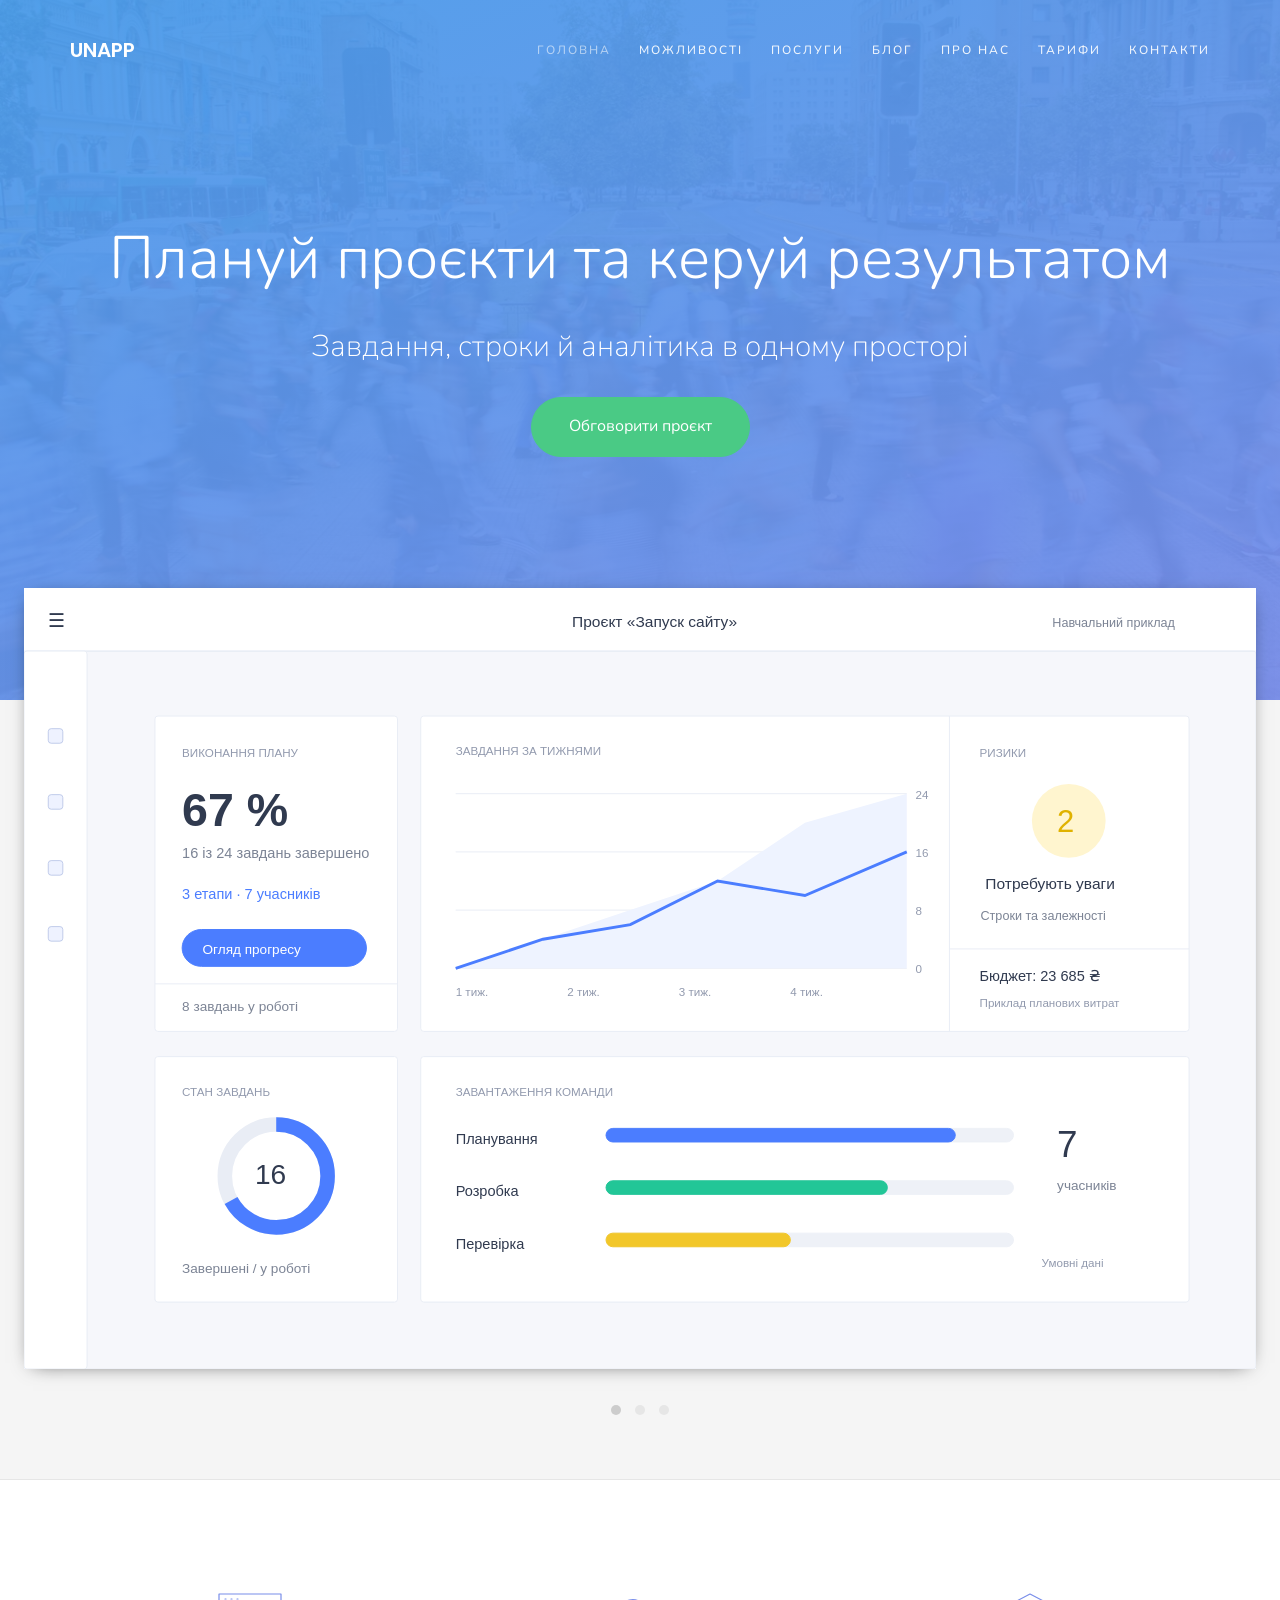
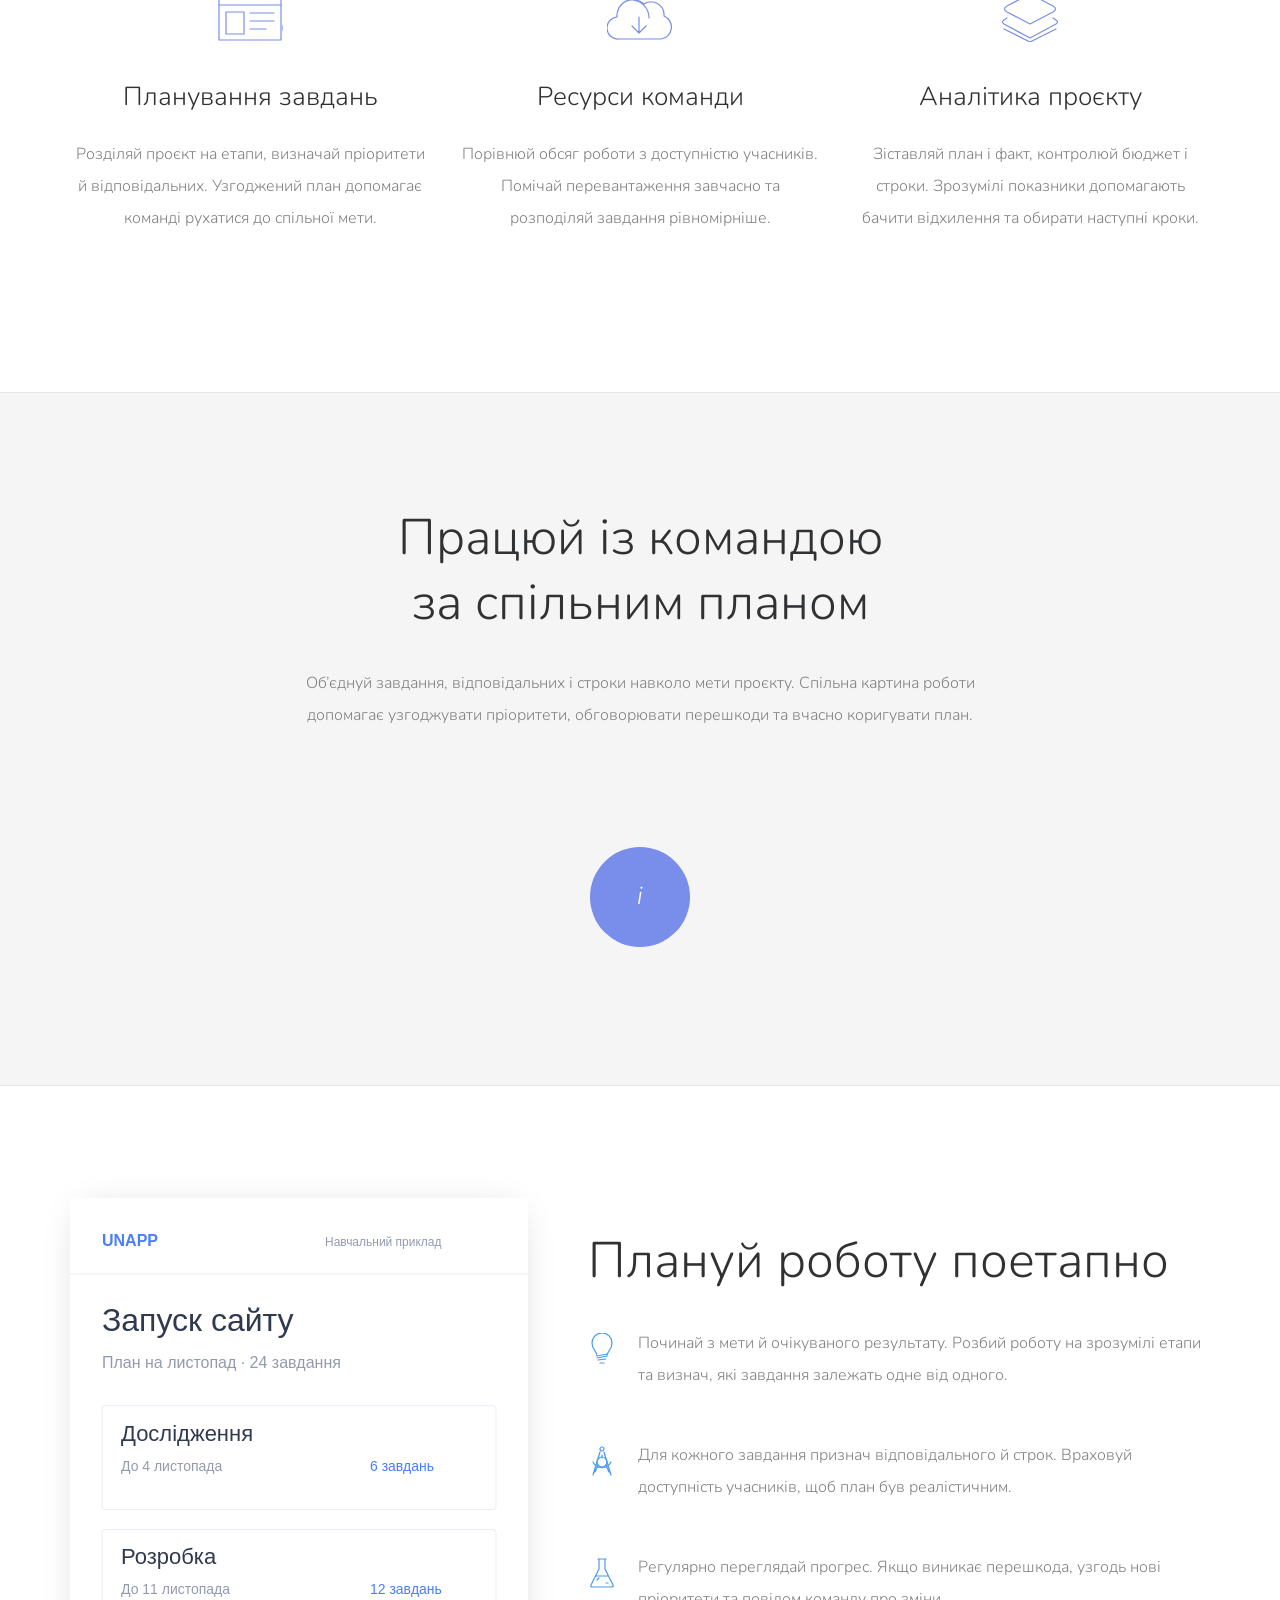
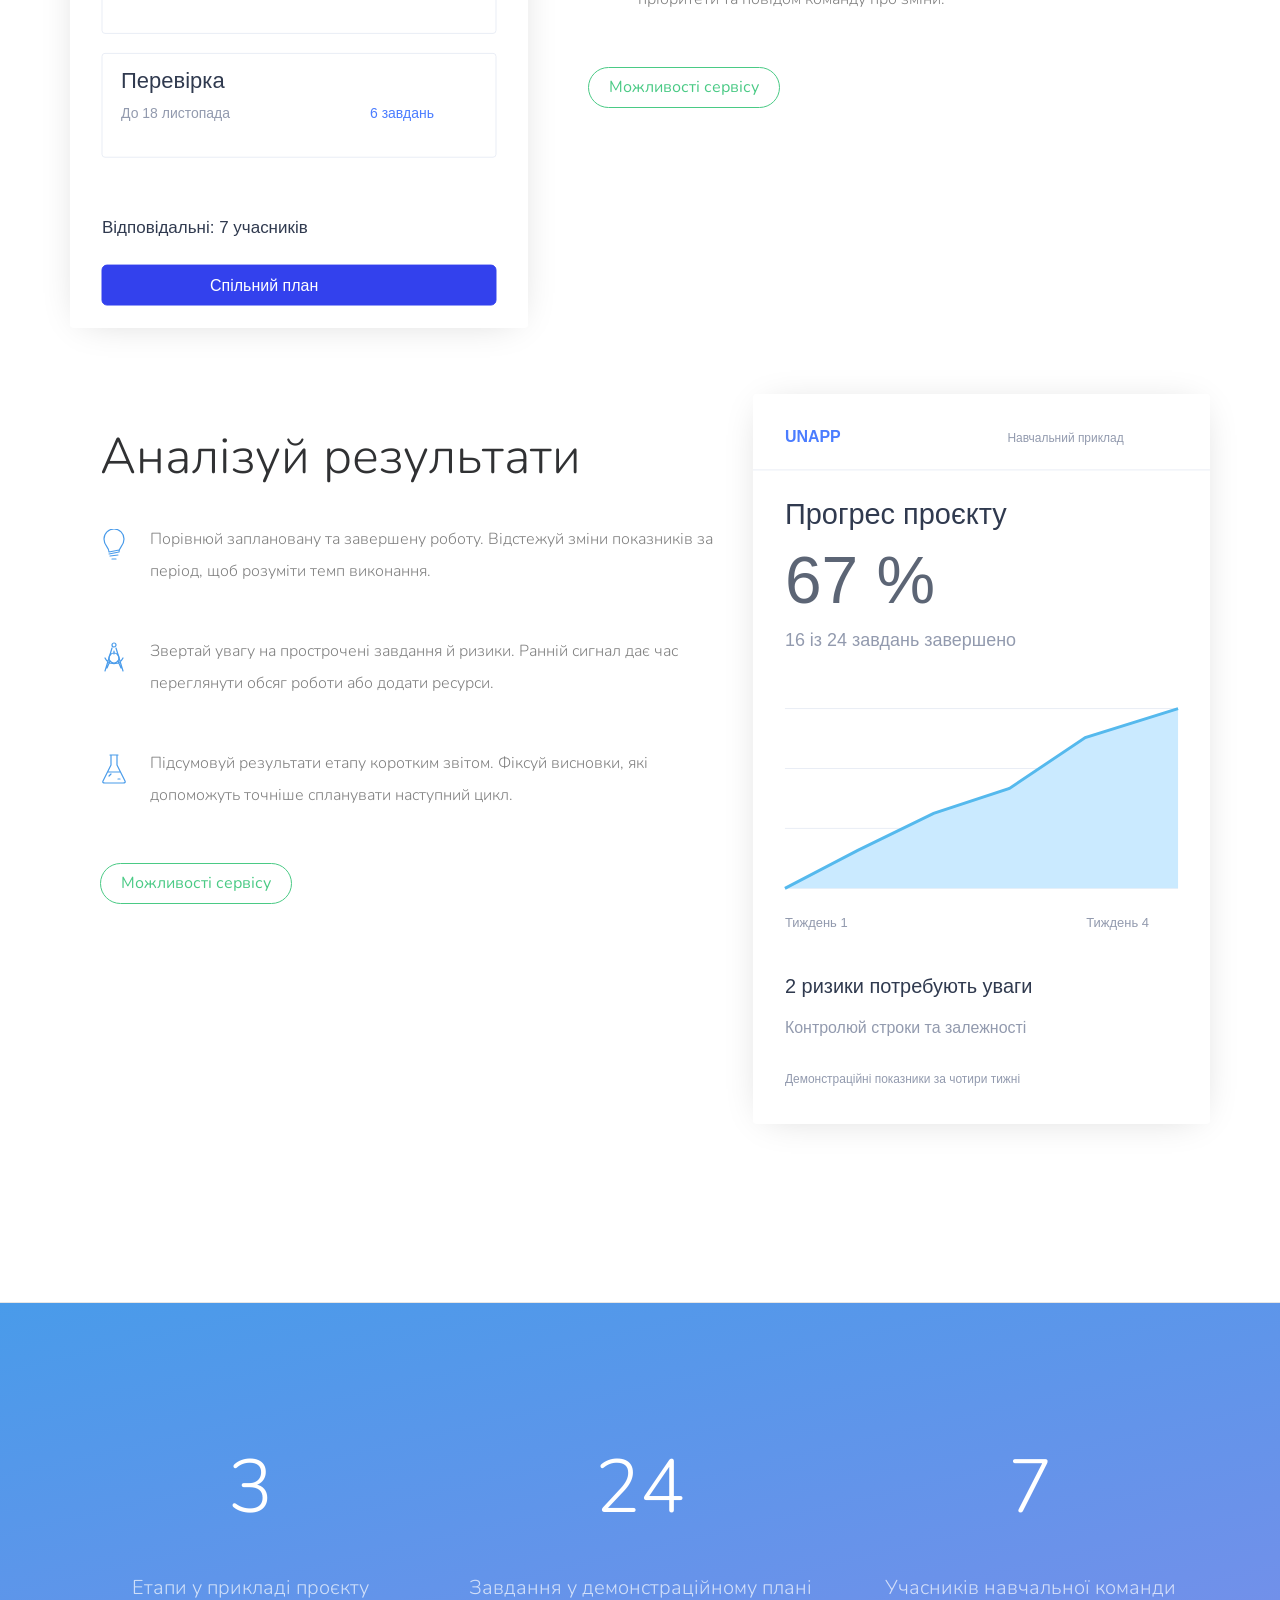
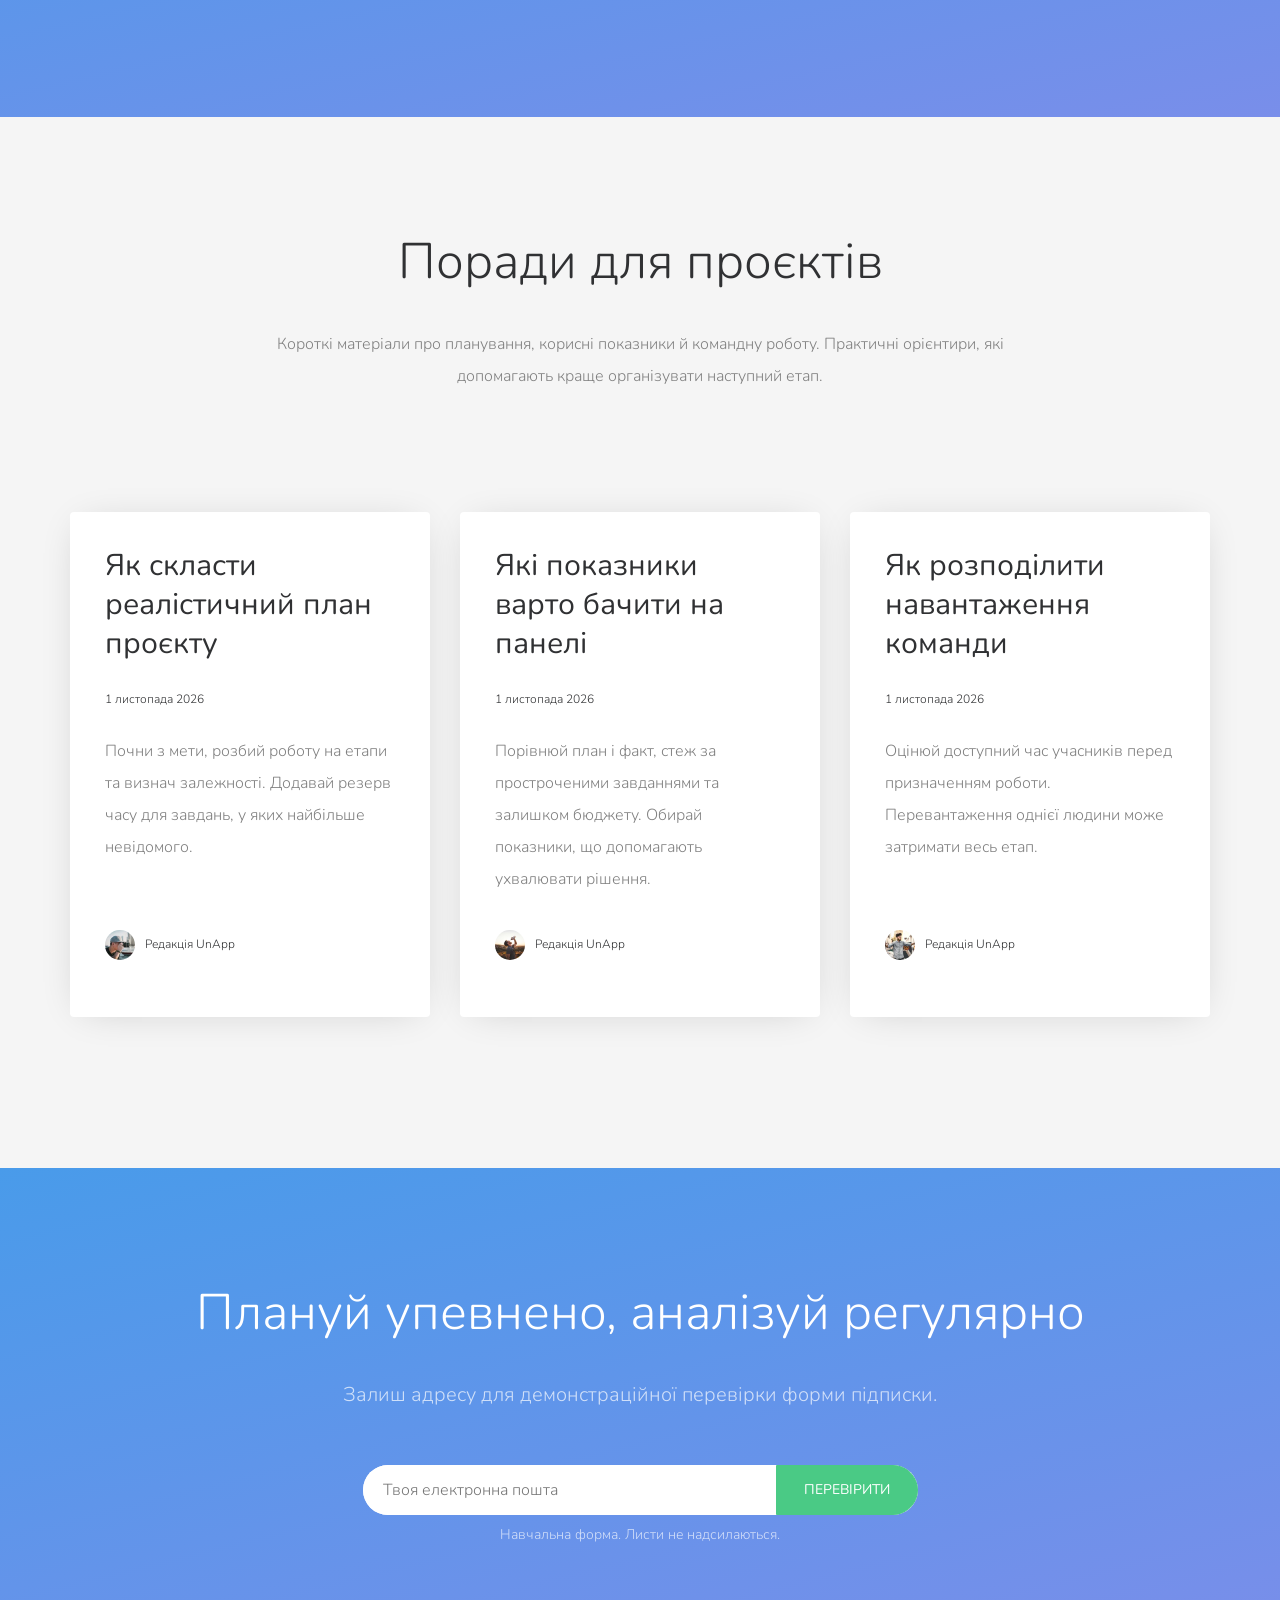
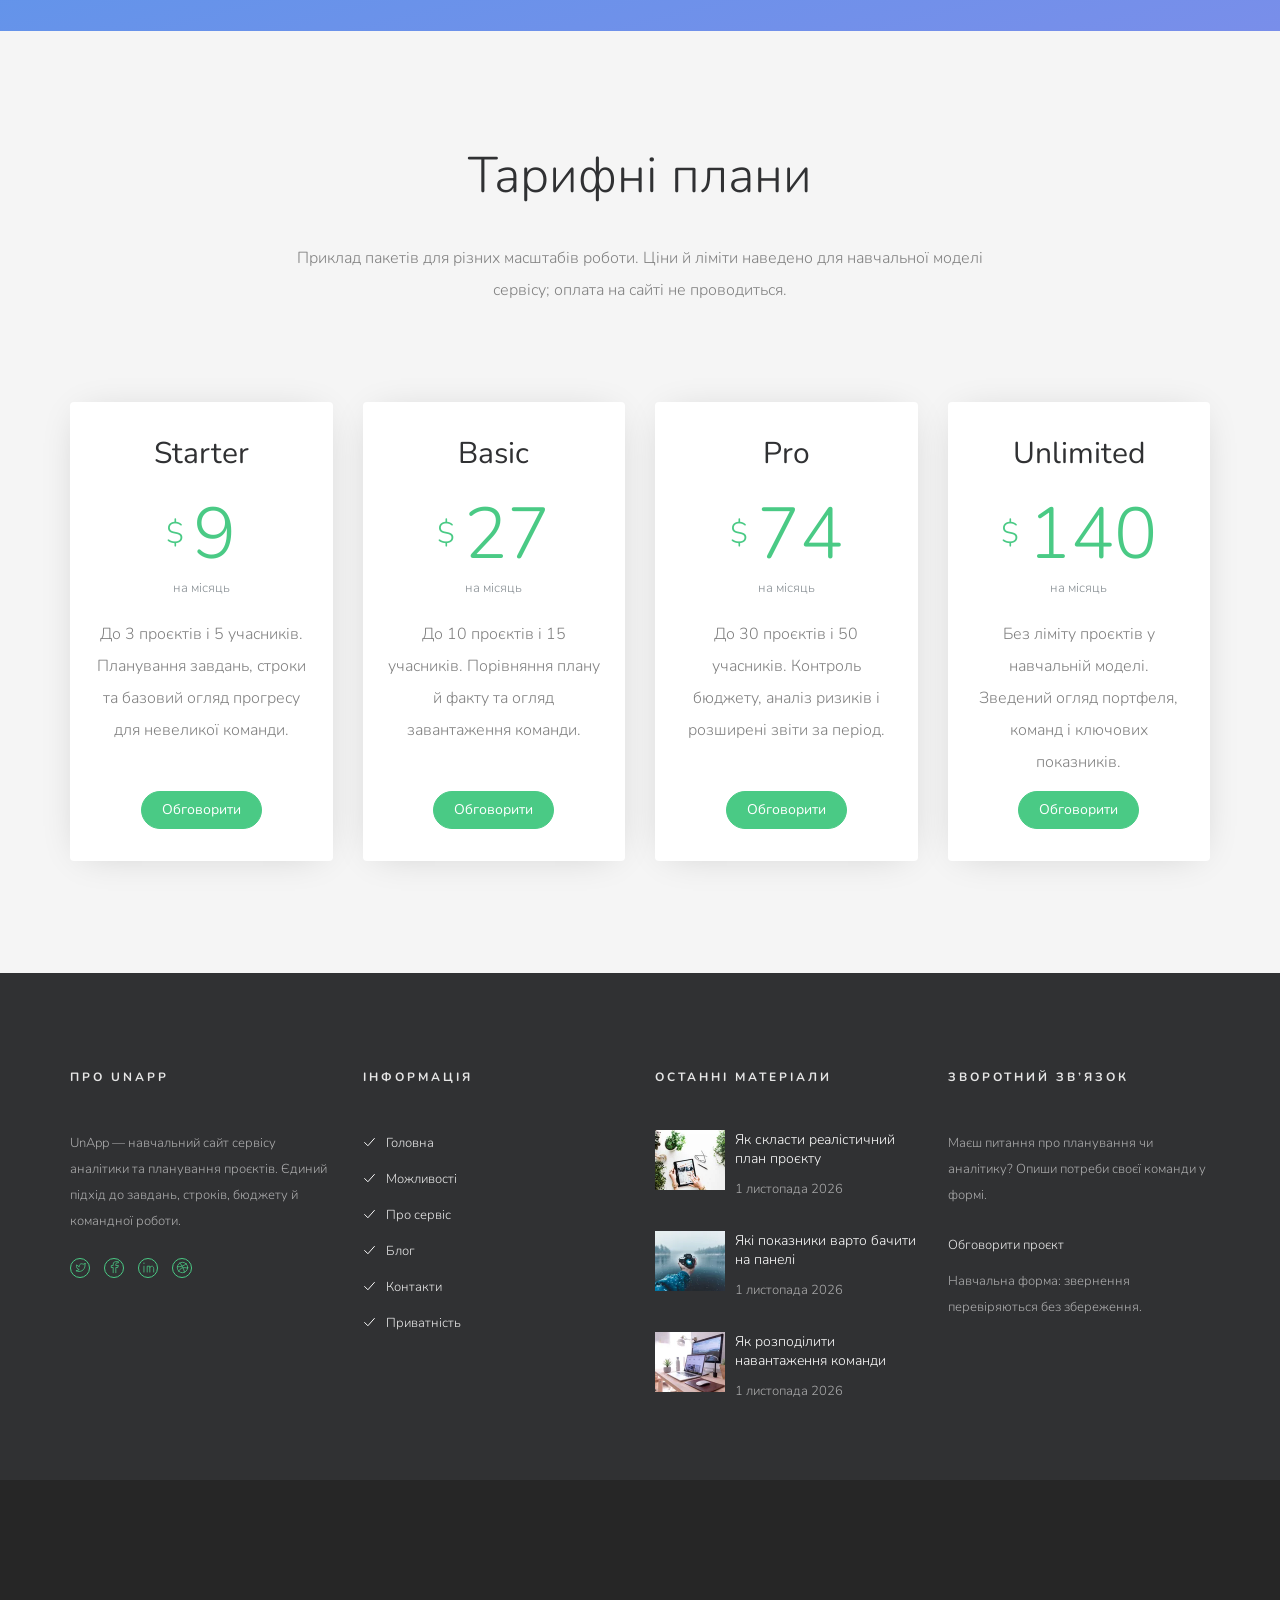
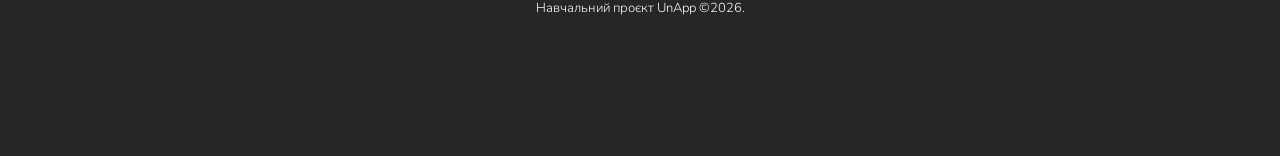
<file: index.html>
<!DOCTYPE html>
<html lang="uk">
  <head>
    <meta charset="UTF-8">
    <meta name="viewport" content="width=device-width, initial-scale=1">
    <title>UnApp — аналітика та планування проєктів</title>
    <meta name="description" content="Плануй завдання, контролюй строки, бюджет і завантаження команди з UnApp. Ознайомся з можливостями сервісу та прикладами проєктної аналітики.">
    <link rel="icon" href="./assets/images/favicon.svg" type="image/svg+xml">
    <link rel="preconnect" href="https://fonts.googleapis.com">
    <link rel="preconnect" href="https://fonts.gstatic.com" crossorigin>
    <link href="https://fonts.googleapis.com/css2?family=Nunito:wght@200;300;400;500;600;700;800&amp;family=Poppins:wght@300;400;500;600;700&amp;display=swap" rel="stylesheet">
    <link rel="stylesheet" href="./assets/css/style.css">
    <script src="./assets/js/main.js" defer>
    </script>
  </head>
  <body class="page-home">
    <a class="skip-link" href="#main">Перейти до основного вмісту</a>
    <header class="site-header">
      <div class="container nav-wrap">
        <a class="logo" href="./index.html" aria-label="UnApp — головна">UnApp</a>
        <button class="menu-toggle" aria-label="Відкрити меню" aria-expanded="false" aria-controls="main-nav" type="button">
          <span>
          </span>
          <span>
          </span>
          <span>
          </span>
        </button>
        <nav class="nav-links" id="main-nav" aria-label="Головна навігація">
          <a href="./index.html" data-page="home">Головна</a>
          <a href="./index.html#works">Можливості</a>
          <a href="./services.html" data-page="services">Послуги</a>
          <a href="./blog.html" data-page="blog">Блог</a>
          <a href="./services.html#about">Про нас</a>
          <a href="./index.html#pricing">Тарифи</a>
          <a href="./index.html#contact">Контакти</a>
        </nav>
      </div>
    </header>
    <main id="main">
      <section class="home-hero" aria-labelledby="home-title">
        <div class="container hero-center">
          <h1 id="home-title">Плануй проєкти та керуй результатом</h1>
          <p>Завдання, строки й аналітика в одному просторі</p>
          <button class="green-button" type="button" data-modal-open>Обговорити проєкт</button>
        </div>
      </section>
      <section class="dashboard-section" id="works" aria-label="Ілюстрація аналітики проєкту">
        <div class="dashboard-visual">
          <img src="./assets/images/project-dashboard.svg" width="1270" height="805" alt="Навчальний приклад: прогрес завдань, бюджет, ризики та навантаження команди">
        </div>
        <div class="slider-dots" aria-hidden="true">
          <i class="active">
          </i>
          <i>
          </i>
          <i>
          </i>
        </div>
      </section>
      <section class="features-band" aria-label="Можливості сервісу">
        <div class="container feature-cols">
          <article>
            <span class="feature-icon feature-icon--plan" aria-hidden="true">
            </span>
            <h2>Планування завдань</h2>
            <p>Розділяй проєкт на етапи, визначай пріоритети й відповідальних. Узгоджений план допомагає команді рухатися до спільної мети.</p>
          </article>
          <article>
            <span class="feature-icon feature-icon--load" aria-hidden="true">
            </span>
            <h2>Ресурси команди</h2>
            <p>Порівнюй обсяг роботи з доступністю учасників. Помічай перевантаження завчасно та розподіляй завдання рівномірніше.</p>
          </article>
          <article>
            <span class="feature-icon feature-icon--report" aria-hidden="true">
            </span>
            <h2>Аналітика проєкту</h2>
            <p>Зіставляй план і факт, контролюй бюджет і строки. Зрозумілі показники допомагають бачити відхилення та обирати наступні кроки.</p>
          </article>
        </div>
      </section>
      <section class="collab-intro" id="about">
        <div class="container narrow">
          <h2>
            Працюй із командою
            <br class="desktop-break">
            за спільним планом
          </h2>
          <p>Об’єднуй завдання, відповідальних і строки навколо мети проєкту. Спільна картина роботи допомагає узгоджувати пріоритети, обговорювати перешкоди та вчасно коригувати план.</p>
          <button class="play-circle" type="button" data-modal-open aria-label="Обговорити командну роботу">
            <span aria-hidden="true">i</span>
          </button>
        </div>
      </section>
      <section class="showcase" aria-label="Планування та аналітика">
        <div class="container showcase-rows">
          <div class="showcase-row ">
            <div class="showcase-visual">
              <img src="./assets/images/project-plan.svg" width="458" height="730" alt="Ілюстрація плану проєкту з етапами, строками й відповідальними" loading="lazy">
            </div>
            <div class="showcase-copy">
              <h2>Плануй роботу поетапно</h2>
              <div class="bullets">
                <div class="showcase-point">
                  <svg class="home-icon" aria-hidden="true" fill="none" stroke="currentColor" stroke-width="1.2" stroke-linecap="round" stroke-linejoin="round">
                    <use href="./assets/images/home-icons.svg#bulb">
                    </use>
                  </svg>
                  <p>Починай з мети й очікуваного результату. Розбий роботу на зрозумілі етапи та визнач, які завдання залежать одне від одного.</p>
                </div>
                <div class="showcase-point">
                  <svg class="home-icon" aria-hidden="true" fill="none" stroke="currentColor" stroke-width="1.2" stroke-linecap="round" stroke-linejoin="round">
                    <use href="./assets/images/home-icons.svg#compass">
                    </use>
                  </svg>
                  <p>Для кожного завдання признач відповідального й строк. Враховуй доступність учасників, щоб план був реалістичним.</p>
                </div>
                <div class="showcase-point">
                  <svg class="home-icon" aria-hidden="true" fill="none" stroke="currentColor" stroke-width="1.2" stroke-linecap="round" stroke-linejoin="round">
                    <use href="./assets/images/home-icons.svg#flask">
                    </use>
                  </svg>
                  <p>Регулярно переглядай прогрес. Якщо виникає перешкода, узгодь нові пріоритети та повідом команду про зміни.</p>
                </div>
              </div>
              <a href="./services.html" class="green-button green-button--link">Можливості сервісу</a>
            </div>
          </div>
          <div class="showcase-row showcase-row--reverse">
            <div class="showcase-visual">
              <img src="./assets/images/project-analytics.svg" width="458" height="730" alt="Ілюстрація аналітики: виконання плану, строки й ризики проєкту" loading="lazy">
            </div>
            <div class="showcase-copy">
              <h2>Аналізуй результати</h2>
              <div class="bullets">
                <div class="showcase-point">
                  <svg class="home-icon" aria-hidden="true" fill="none" stroke="currentColor" stroke-width="1.2" stroke-linecap="round" stroke-linejoin="round">
                    <use href="./assets/images/home-icons.svg#bulb">
                    </use>
                  </svg>
                  <p>Порівнюй заплановану та завершену роботу. Відстежуй зміни показників за період, щоб розуміти темп виконання.</p>
                </div>
                <div class="showcase-point">
                  <svg class="home-icon" aria-hidden="true" fill="none" stroke="currentColor" stroke-width="1.2" stroke-linecap="round" stroke-linejoin="round">
                    <use href="./assets/images/home-icons.svg#compass">
                    </use>
                  </svg>
                  <p>Звертай увагу на прострочені завдання й ризики. Ранній сигнал дає час переглянути обсяг роботи або додати ресурси.</p>
                </div>
                <div class="showcase-point">
                  <svg class="home-icon" aria-hidden="true" fill="none" stroke="currentColor" stroke-width="1.2" stroke-linecap="round" stroke-linejoin="round">
                    <use href="./assets/images/home-icons.svg#flask">
                    </use>
                  </svg>
                  <p>Підсумовуй результати етапу коротким звітом. Фіксуй висновки, які допоможуть точніше спланувати наступний цикл.</p>
                </div>
              </div>
              <a href="./services.html" class="green-button green-button--link">Можливості сервісу</a>
            </div>
          </div>
        </div>
      </section>
      <section class="blue-separator" aria-label="Показники навчального прикладу">
        <div class="container stats-grid">
          <div>
            <p class="stat-number">3</p>
            <p>Етапи у прикладі проєкту</p>
          </div>
          <div>
            <p class="stat-number">24</p>
            <p>Завдання у демонстраційному плані</p>
          </div>
          <div>
            <p class="stat-number">7</p>
            <p>Учасників навчальної команди</p>
          </div>
        </div>
      </section>
      <section class="news-section" id="news">
        <div class="container">
          <div class="section-title">
            <h2>Поради для проєктів</h2>
            <p>Короткі матеріали про планування, корисні показники й командну роботу. Практичні орієнтири, які допомагають краще організувати наступний етап.</p>
          </div>
          <div class="news-grid">
            <article class="news-card" id="article-1">
              <h3>Як скласти реалістичний план проєкту</h3>
              <time datetime="2026-11-01">1 листопада 2026</time>
              <p>Почни з мети, розбий роботу на етапи та визнач залежності. Додавай резерв часу для завдань, у яких найбільше невідомого.</p>
              <div class="author">
                <img src="./assets/images/author-1.webp" width="30" height="30" alt="Портрет автора матеріалу" loading="lazy">
                Редакція UnApp
              </div>
            </article>
            <article class="news-card" id="article-2">
              <h3>Які показники варто бачити на панелі</h3>
              <time datetime="2026-11-01">1 листопада 2026</time>
              <p>Порівнюй план і факт, стеж за простроченими завданнями та залишком бюджету. Обирай показники, що допомагають ухвалювати рішення.</p>
              <div class="author">
                <img src="./assets/images/author-2.webp" width="30" height="30" alt="Портрет автора матеріалу" loading="lazy">
                Редакція UnApp
              </div>
            </article>
            <article class="news-card" id="article-3">
              <h3>Як розподілити навантаження команди</h3>
              <time datetime="2026-11-01">1 листопада 2026</time>
              <p>Оцінюй доступний час учасників перед призначенням роботи. Перевантаження однієї людини може затримати весь етап.</p>
              <div class="author">
                <img src="./assets/images/author-3.webp" width="30" height="30" alt="Портрет автора матеріалу" loading="lazy">
                Редакція UnApp
              </div>
            </article>
          </div>
        </div>
      </section>
      <section class="subscribe-band" id="contact">
        <div class="container">
          <h2>Плануй упевнено, аналізуй регулярно</h2>
          <p>Залиш адресу для демонстраційної перевірки форми підписки.</p>
          <form class="subscribe-form" id="subscribe-form" novalidate>
            <label for="subscribe-email" class="visually-hidden">Електронна пошта</label>
            <input id="subscribe-email" type="email" name="email" placeholder="Твоя електронна пошта" maxlength="120" autocomplete="email" required>
            <button class="green-button" type="submit">Перевірити</button>
          </form>
          <p id="subscribe-status" class="subscribe-status" role="status" aria-live="polite">Навчальна форма. Листи не надсилаються.</p>
        </div>
      </section>
      <section class="pricing-section" id="pricing">
        <div class="container">
          <div class="section-title">
            <h2>Тарифні плани</h2>
            <p>Приклад пакетів для різних масштабів роботи. Ціни й ліміти наведено для навчальної моделі сервісу; оплата на сайті не проводиться.</p>
          </div>
          <div class="pricing-grid">
            <article class="price-plan">
              <h3>Starter</h3>
              <div class="plan-price">
                <sup>
                  $
                </sup>
                9
              </div>
              <div class="plan-per">
                на місяць
              </div>
              <p>До 3 проєктів і 5 учасників. Планування завдань, строки та базовий огляд прогресу для невеликої команди.</p>
              <button type="button" class="green-button" data-modal-open>Обговорити</button>
            </article>
            <article class="price-plan">
              <h3>Basic</h3>
              <div class="plan-price">
                <sup>
                  $
                </sup>
                27
              </div>
              <div class="plan-per">
                на місяць
              </div>
              <p>До 10 проєктів і 15 учасників. Порівняння плану й факту та огляд завантаження команди.</p>
              <button type="button" class="green-button" data-modal-open>Обговорити</button>
            </article>
            <article class="price-plan">
              <h3>Pro</h3>
              <div class="plan-price">
                <sup>
                  $
                </sup>
                74
              </div>
              <div class="plan-per">
                на місяць
              </div>
              <p>До 30 проєктів і 50 учасників. Контроль бюджету, аналіз ризиків і розширені звіти за період.</p>
              <button type="button" class="green-button" data-modal-open>Обговорити</button>
            </article>
            <article class="price-plan">
              <h3>Unlimited</h3>
              <div class="plan-price">
                <sup>
                  $
                </sup>
                140
              </div>
              <div class="plan-per">
                на місяць
              </div>
              <p>Без ліміту проєктів у навчальній моделі. Зведений огляд портфеля, команд і ключових показників.</p>
              <button type="button" class="green-button" data-modal-open>Обговорити</button>
            </article>
          </div>
        </div>
      </section>
    </main>
    <footer class="footer">
      <div class="container footer-cols">
        <section>
          <h2>Про UnApp</h2>
          <p>UnApp — навчальний сайт сервісу аналітики та планування проєктів. Єдиний підхід до завдань, строків, бюджету й командної роботи.</p>
          <div class="socials">
            <span aria-hidden="true">
              <svg class="home-icon" aria-hidden="true" fill="none" stroke="currentColor" stroke-width="1.2" stroke-linecap="round" stroke-linejoin="round">
                <use href="./assets/images/home-icons.svg#twitter">
                </use>
              </svg>
            </span>
            <span aria-hidden="true">
              <svg class="home-icon" aria-hidden="true" fill="none" stroke="currentColor" stroke-width="1.2" stroke-linecap="round" stroke-linejoin="round">
                <use href="./assets/images/home-icons.svg#facebook">
                </use>
              </svg>
            </span>
            <span aria-hidden="true">
              <svg class="home-icon" aria-hidden="true" fill="none" stroke="currentColor" stroke-width="1.2" stroke-linecap="round" stroke-linejoin="round">
                <use href="./assets/images/home-icons.svg#linkedin">
                </use>
              </svg>
            </span>
            <span aria-hidden="true">
              <svg class="home-icon" aria-hidden="true" fill="none" stroke="currentColor" stroke-width="1.2" stroke-linecap="round" stroke-linejoin="round">
                <use href="./assets/images/home-icons.svg#dribbble">
                </use>
              </svg>
            </span>
          </div>
        </section>
        <nav aria-label="Навігація в підвалі">
          <h2>Інформація</h2>
          <a href="./index.html">
            <svg class="home-icon" aria-hidden="true" fill="none" stroke="currentColor" stroke-width="1.2" stroke-linecap="round" stroke-linejoin="round">
              <use href="./assets/images/home-icons.svg#check">
              </use>
            </svg>
            Головна
          </a>
          <a href="./index.html#works">
            <svg class="home-icon" aria-hidden="true" fill="none" stroke="currentColor" stroke-width="1.2" stroke-linecap="round" stroke-linejoin="round">
              <use href="./assets/images/home-icons.svg#check">
              </use>
            </svg>
            Можливості
          </a>
          <a href="./services.html#about">
            <svg class="home-icon" aria-hidden="true" fill="none" stroke="currentColor" stroke-width="1.2" stroke-linecap="round" stroke-linejoin="round">
              <use href="./assets/images/home-icons.svg#check">
              </use>
            </svg>
            Про сервіс
          </a>
          <a href="./blog.html">
            <svg class="home-icon" aria-hidden="true" fill="none" stroke="currentColor" stroke-width="1.2" stroke-linecap="round" stroke-linejoin="round">
              <use href="./assets/images/home-icons.svg#check">
              </use>
            </svg>
            Блог
          </a>
          <a href="./index.html#contact">
            <svg class="home-icon" aria-hidden="true" fill="none" stroke="currentColor" stroke-width="1.2" stroke-linecap="round" stroke-linejoin="round">
              <use href="./assets/images/home-icons.svg#check">
              </use>
            </svg>
            Контакти
          </a>
          <button type="button" class="footer-privacy" data-privacy-open>
            <svg class="home-icon" aria-hidden="true" fill="none" stroke="currentColor" stroke-width="1.2" stroke-linecap="round" stroke-linejoin="round">
              <use href="./assets/images/home-icons.svg#check">
              </use>
            </svg>
            Приватність
          </button>
        </nav>
        <section>
          <h2>Останні матеріали</h2>
          <a class="footer-article" href="./blog.html#article-1">
            <img src="./assets/images/blog-tablet.webp" width="70" height="60" alt="Ілюстрація матеріалу про планування проєктів" loading="lazy">
            <span>
              Як скласти реалістичний план проєкту
              <time datetime="2026-11-01">1 листопада 2026</time>
            </span>
          </a>
          <a class="footer-article" href="./blog.html#article-2">
            <img src="./assets/images/blog-camera.webp" width="70" height="60" alt="Ілюстрація матеріалу про планування проєктів" loading="lazy">
            <span>
              Які показники варто бачити на панелі
              <time datetime="2026-11-01">1 листопада 2026</time>
            </span>
          </a>
          <a class="footer-article" href="./blog.html#article-3">
            <img src="./assets/images/blog-studio.webp" width="70" height="60" alt="Ілюстрація матеріалу про планування проєктів" loading="lazy">
            <span>
              Як розподілити навантаження команди
              <time datetime="2026-11-01">1 листопада 2026</time>
            </span>
          </a>
        </section>
        <section>
          <h2>Зворотний зв’язок</h2>
          <p>Маєш питання про планування чи аналітику? Опиши потреби своєї команди у формі.</p>
          <button type="button" class="footer-contact" data-modal-open>Обговорити проєкт</button>
          <p>Навчальна форма: звернення перевіряються без збереження.</p>
        </section>
      </div>
      <div class="footer-bottom">
        Навчальний проєкт UnApp ©2026.
      </div>
    </footer>
    <dialog class="privacy-dialog" id="privacy-dialog" aria-labelledby="privacy-title">
      <h2 id="privacy-title">Приватність</h2>
      <p>Форма обговорення передає введені дані на сервер для перевірки без збереження та надсилання поштою. Форма електронної адреси на головній перевіряється лише у браузері. Зовнішні шрифти завантажуються з Google Fonts.</p>
      <form method="dialog">
        <button class="green-button">Зрозуміло</button>
      </form>
    </dialog>
    <div class="modal" id="request-modal" role="dialog" aria-modal="true" aria-labelledby="modal-title" aria-describedby="modal-description" hidden>
      <div class="modal-panel">
        <button class="modal-close" type="button" data-modal-close aria-label="Закрити вікно">×</button>
        <h2 id="modal-title">Обговорити проєкт</h2>
        <p id="modal-description">Розкажи про потреби своєї команди. Навчальна форма передає дані для перевірки без збереження та надсилання менеджеру.</p>
        <form id="request-form" novalidate>
          <label for="request-name">Твоє ім’я</label>
          <input id="request-name" name="name" type="text" minlength="2" maxlength="70" autocomplete="name" required>
          <label for="request-email">Електронна пошта</label>
          <input id="request-email" name="email" type="email" maxlength="120" autocomplete="email" required>
          <label for="request-message">Потреби команди</label>
          <textarea id="request-message" name="message" minlength="10" maxlength="1000" rows="4" required>
          </textarea>
          <button class="green-button" type="submit">Перевірити заявку</button>
          <p id="form-status" role="status" aria-live="polite" class="form-status">
          </p>
        </form>
      </div>
    </div>
    <button class="back-top" type="button" aria-label="Повернутися вгору" hidden>↑</button>
  </body>
</html>
</file>
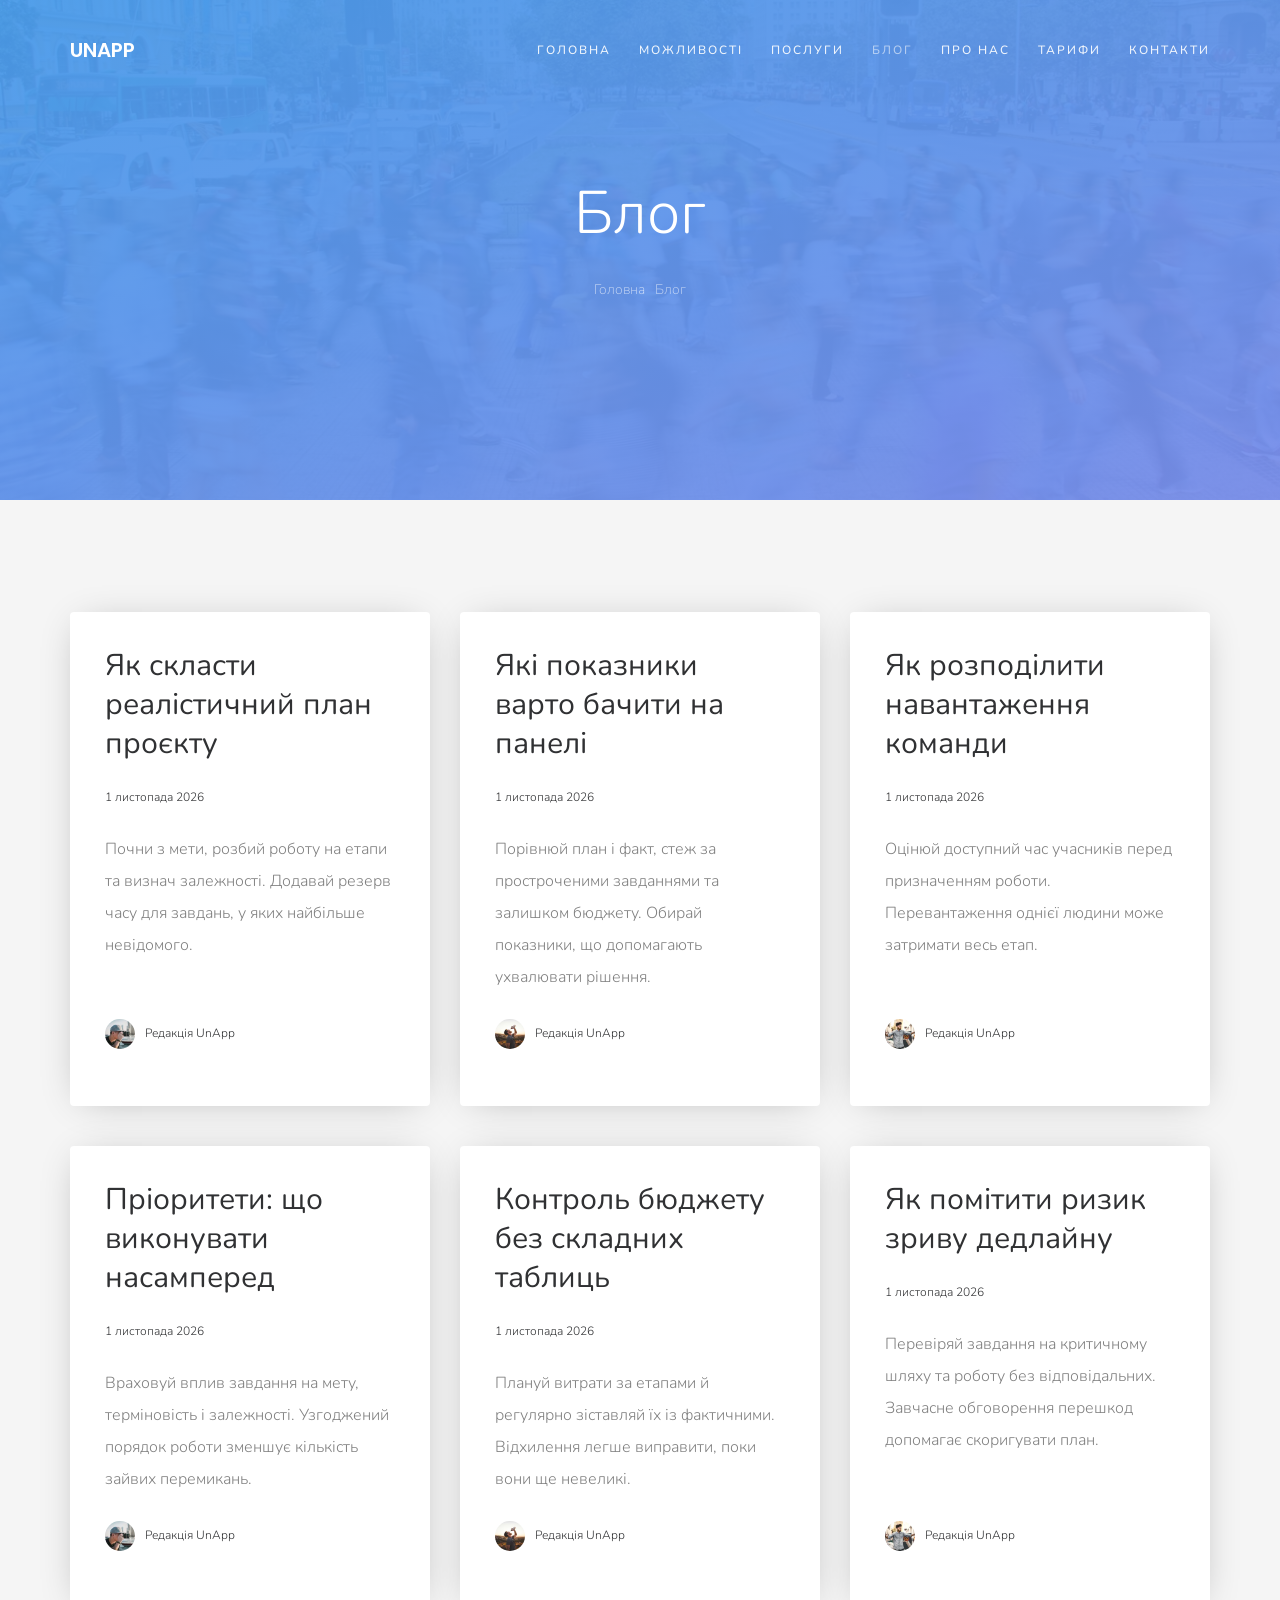
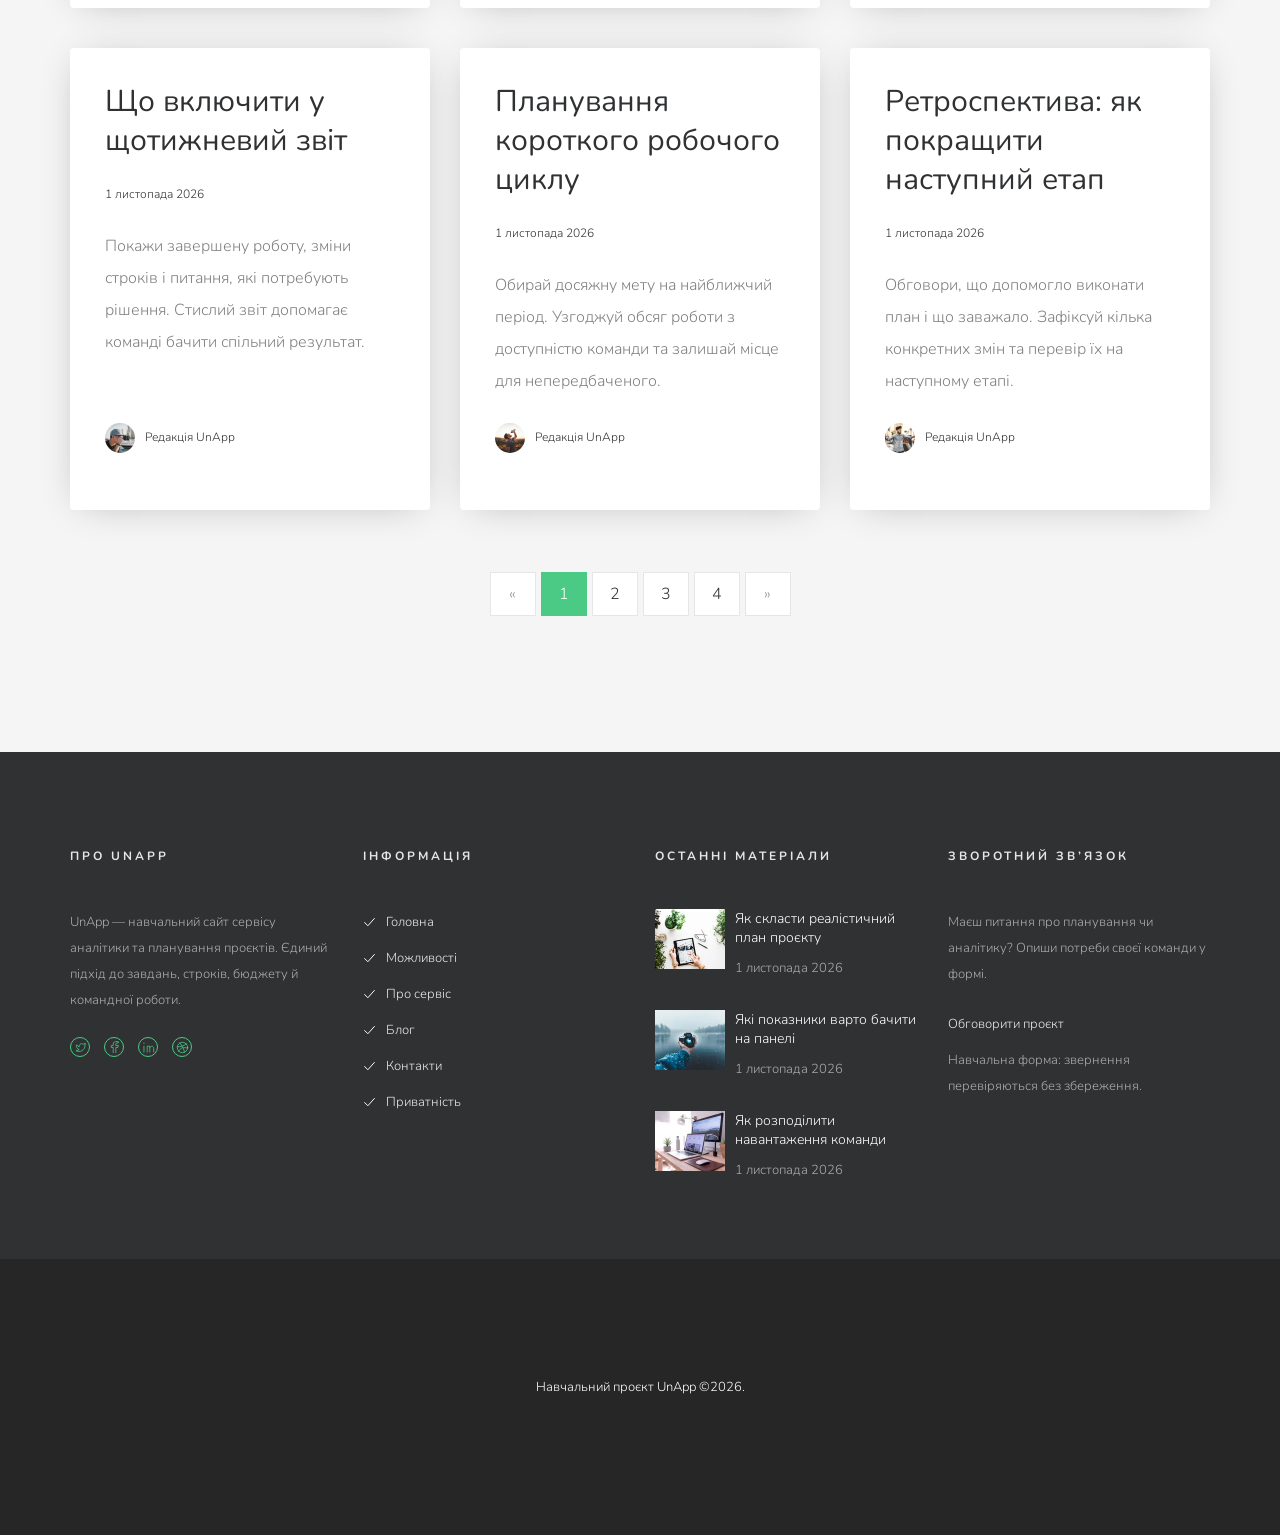
<file: blog.html>
<!DOCTYPE html>
<html lang="uk">
  <head>
    <meta charset="UTF-8">
    <meta name="viewport" content="width=device-width, initial-scale=1">
    <title>Блог UnApp — планування й аналітика проєктів</title>
    <meta name="description" content="Практичні поради про планування проєктів, дедлайни, бюджет, ризики та завантаження команди. Дев’ять коротких матеріалів блогу UnApp.">
    <link rel="icon" href="./assets/images/favicon.svg" type="image/svg+xml">
    <link rel="preconnect" href="https://fonts.googleapis.com">
    <link rel="preconnect" href="https://fonts.gstatic.com" crossorigin>
    <link href="https://fonts.googleapis.com/css2?family=Nunito:wght@200;300;400;500;600;700;800&amp;family=Poppins:wght@300;400;500;600;700&amp;display=swap" rel="stylesheet">
    <link rel="stylesheet" href="./assets/css/style.css">
    <script src="./assets/js/main.js" defer>
    </script>
  </head>
  <body class="page-blog">
    <a class="skip-link" href="#main">Перейти до основного вмісту</a>
    <header class="site-header">
      <div class="container nav-wrap">
        <a class="logo" href="./index.html" aria-label="UnApp — головна">UnApp</a>
        <button class="menu-toggle" aria-label="Відкрити меню" aria-expanded="false" aria-controls="main-nav" type="button">
          <span>
          </span>
          <span>
          </span>
          <span>
          </span>
        </button>
        <nav class="nav-links" id="main-nav" aria-label="Головна навігація">
          <a href="./index.html" data-page="home">Головна</a>
          <a href="./index.html#works">Можливості</a>
          <a href="./services.html" data-page="services">Послуги</a>
          <a href="./blog.html" data-page="blog">Блог</a>
          <a href="./services.html#about">Про нас</a>
          <a href="./index.html#pricing">Тарифи</a>
          <a href="./index.html#contact">Контакти</a>
        </nav>
      </div>
    </header>
    <main id="main">
      <section class="sub-hero" aria-labelledby="blog-title">
        <div class="container">
          <h1 id="blog-title">Блог</h1>
          <nav class="crumbs" aria-label="Навігаційний шлях">
            <a href="./index.html">Головна</a>
            <span aria-current="page">Блог</span>
          </nav>
        </div>
      </section>
      <section class="blog-page-section" id="blog-list" aria-label="Матеріали про планування й аналітику">
        <div class="container">
          <div class="blog-grid">
            <article class="news-card" id="article-1">
              <h2>Як скласти реалістичний план проєкту</h2>
              <time datetime="2026-11-01">1 листопада 2026</time>
              <p>Почни з мети, розбий роботу на етапи та визнач залежності. Додавай резерв часу для завдань, у яких найбільше невідомого.</p>
              <div class="author">
                <img src="./assets/images/author-1.webp" width="30" height="30" alt="Портрет автора матеріалу" loading="lazy">
                Редакція UnApp
              </div>
            </article>
            <article class="news-card" id="article-2">
              <h2>Які показники варто бачити на панелі</h2>
              <time datetime="2026-11-01">1 листопада 2026</time>
              <p>Порівнюй план і факт, стеж за простроченими завданнями та залишком бюджету. Обирай показники, що допомагають ухвалювати рішення.</p>
              <div class="author">
                <img src="./assets/images/author-2.webp" width="30" height="30" alt="Портрет автора матеріалу" loading="lazy">
                Редакція UnApp
              </div>
            </article>
            <article class="news-card" id="article-3">
              <h2>Як розподілити навантаження команди</h2>
              <time datetime="2026-11-01">1 листопада 2026</time>
              <p>Оцінюй доступний час учасників перед призначенням роботи. Перевантаження однієї людини може затримати весь етап.</p>
              <div class="author">
                <img src="./assets/images/author-3.webp" width="30" height="30" alt="Портрет автора матеріалу" loading="lazy">
                Редакція UnApp
              </div>
            </article>
            <article class="news-card" id="article-4">
              <h2>Пріоритети: що виконувати насамперед</h2>
              <time datetime="2026-11-01">1 листопада 2026</time>
              <p>Враховуй вплив завдання на мету, терміновість і залежності. Узгоджений порядок роботи зменшує кількість зайвих перемикань.</p>
              <div class="author">
                <img src="./assets/images/author-1.webp" width="30" height="30" alt="Портрет автора матеріалу" loading="lazy">
                Редакція UnApp
              </div>
            </article>
            <article class="news-card" id="article-5">
              <h2>Контроль бюджету без складних таблиць</h2>
              <time datetime="2026-11-01">1 листопада 2026</time>
              <p>Плануй витрати за етапами й регулярно зіставляй їх із фактичними. Відхилення легше виправити, поки вони ще невеликі.</p>
              <div class="author">
                <img src="./assets/images/author-2.webp" width="30" height="30" alt="Портрет автора матеріалу" loading="lazy">
                Редакція UnApp
              </div>
            </article>
            <article class="news-card" id="article-6">
              <h2>Як помітити ризик зриву дедлайну</h2>
              <time datetime="2026-11-01">1 листопада 2026</time>
              <p>Перевіряй завдання на критичному шляху та роботу без відповідальних. Завчасне обговорення перешкод допомагає скоригувати план.</p>
              <div class="author">
                <img src="./assets/images/author-3.webp" width="30" height="30" alt="Портрет автора матеріалу" loading="lazy">
                Редакція UnApp
              </div>
            </article>
            <article class="news-card" id="article-7">
              <h2>Що включити у щотижневий звіт</h2>
              <time datetime="2026-11-01">1 листопада 2026</time>
              <p>Покажи завершену роботу, зміни строків і питання, які потребують рішення. Стислий звіт допомагає команді бачити спільний результат.</p>
              <div class="author">
                <img src="./assets/images/author-1.webp" width="30" height="30" alt="Портрет автора матеріалу" loading="lazy">
                Редакція UnApp
              </div>
            </article>
            <article class="news-card" id="article-8">
              <h2>Планування короткого робочого циклу</h2>
              <time datetime="2026-11-01">1 листопада 2026</time>
              <p>Обирай досяжну мету на найближчий період. Узгоджуй обсяг роботи з доступністю команди та залишай місце для непередбаченого.</p>
              <div class="author">
                <img src="./assets/images/author-2.webp" width="30" height="30" alt="Портрет автора матеріалу" loading="lazy">
                Редакція UnApp
              </div>
            </article>
            <article class="news-card" id="article-9">
              <h2>Ретроспектива: як покращити наступний етап</h2>
              <time datetime="2026-11-01">1 листопада 2026</time>
              <p>Обговори, що допомогло виконати план і що заважало. Зафіксуй кілька конкретних змін та перевір їх на наступному етапі.</p>
              <div class="author">
                <img src="./assets/images/author-3.webp" width="30" height="30" alt="Портрет автора матеріалу" loading="lazy">
                Редакція UnApp
              </div>
            </article>
          </div>
          <nav class="pagination" aria-label="Сторінки блогу">
            <button type="button" disabled aria-label="Попередня сторінка недоступна">«</button>
            <span aria-current="page">1</span>
            <button type="button" disabled aria-label="Сторінка 2 ще не додана">2</button>
            <button type="button" disabled aria-label="Сторінка 3 ще не додана">3</button>
            <button type="button" disabled aria-label="Сторінка 4 ще не додана">4</button>
            <button type="button" disabled aria-label="Наступна сторінка ще не додана">»</button>
          </nav>
        </div>
      </section>
    </main>
    <footer class="footer">
      <div class="container footer-cols">
        <section>
          <h2>Про UnApp</h2>
          <p>UnApp — навчальний сайт сервісу аналітики та планування проєктів. Єдиний підхід до завдань, строків, бюджету й командної роботи.</p>
          <div class="socials">
            <span aria-hidden="true">
              <svg class="home-icon" aria-hidden="true" fill="none" stroke="currentColor" stroke-width="1.2" stroke-linecap="round" stroke-linejoin="round">
                <use href="./assets/images/home-icons.svg#twitter">
                </use>
              </svg>
            </span>
            <span aria-hidden="true">
              <svg class="home-icon" aria-hidden="true" fill="none" stroke="currentColor" stroke-width="1.2" stroke-linecap="round" stroke-linejoin="round">
                <use href="./assets/images/home-icons.svg#facebook">
                </use>
              </svg>
            </span>
            <span aria-hidden="true">
              <svg class="home-icon" aria-hidden="true" fill="none" stroke="currentColor" stroke-width="1.2" stroke-linecap="round" stroke-linejoin="round">
                <use href="./assets/images/home-icons.svg#linkedin">
                </use>
              </svg>
            </span>
            <span aria-hidden="true">
              <svg class="home-icon" aria-hidden="true" fill="none" stroke="currentColor" stroke-width="1.2" stroke-linecap="round" stroke-linejoin="round">
                <use href="./assets/images/home-icons.svg#dribbble">
                </use>
              </svg>
            </span>
          </div>
        </section>
        <nav aria-label="Навігація в підвалі">
          <h2>Інформація</h2>
          <a href="./index.html">
            <svg class="home-icon" aria-hidden="true" fill="none" stroke="currentColor" stroke-width="1.2" stroke-linecap="round" stroke-linejoin="round">
              <use href="./assets/images/home-icons.svg#check">
              </use>
            </svg>
            Головна
          </a>
          <a href="./index.html#works">
            <svg class="home-icon" aria-hidden="true" fill="none" stroke="currentColor" stroke-width="1.2" stroke-linecap="round" stroke-linejoin="round">
              <use href="./assets/images/home-icons.svg#check">
              </use>
            </svg>
            Можливості
          </a>
          <a href="./services.html#about">
            <svg class="home-icon" aria-hidden="true" fill="none" stroke="currentColor" stroke-width="1.2" stroke-linecap="round" stroke-linejoin="round">
              <use href="./assets/images/home-icons.svg#check">
              </use>
            </svg>
            Про сервіс
          </a>
          <a href="./blog.html">
            <svg class="home-icon" aria-hidden="true" fill="none" stroke="currentColor" stroke-width="1.2" stroke-linecap="round" stroke-linejoin="round">
              <use href="./assets/images/home-icons.svg#check">
              </use>
            </svg>
            Блог
          </a>
          <a href="./index.html#contact">
            <svg class="home-icon" aria-hidden="true" fill="none" stroke="currentColor" stroke-width="1.2" stroke-linecap="round" stroke-linejoin="round">
              <use href="./assets/images/home-icons.svg#check">
              </use>
            </svg>
            Контакти
          </a>
          <button type="button" class="footer-privacy" data-privacy-open>
            <svg class="home-icon" aria-hidden="true" fill="none" stroke="currentColor" stroke-width="1.2" stroke-linecap="round" stroke-linejoin="round">
              <use href="./assets/images/home-icons.svg#check">
              </use>
            </svg>
            Приватність
          </button>
        </nav>
        <section>
          <h2>Останні матеріали</h2>
          <a class="footer-article" href="./blog.html#article-1">
            <img src="./assets/images/blog-tablet.webp" width="70" height="60" alt="Ілюстрація матеріалу про планування проєктів" loading="lazy">
            <span>
              Як скласти реалістичний план проєкту
              <time datetime="2026-11-01">1 листопада 2026</time>
            </span>
          </a>
          <a class="footer-article" href="./blog.html#article-2">
            <img src="./assets/images/blog-camera.webp" width="70" height="60" alt="Ілюстрація матеріалу про планування проєктів" loading="lazy">
            <span>
              Які показники варто бачити на панелі
              <time datetime="2026-11-01">1 листопада 2026</time>
            </span>
          </a>
          <a class="footer-article" href="./blog.html#article-3">
            <img src="./assets/images/blog-studio.webp" width="70" height="60" alt="Ілюстрація матеріалу про планування проєктів" loading="lazy">
            <span>
              Як розподілити навантаження команди
              <time datetime="2026-11-01">1 листопада 2026</time>
            </span>
          </a>
        </section>
        <section>
          <h2>Зворотний зв’язок</h2>
          <p>Маєш питання про планування чи аналітику? Опиши потреби своєї команди у формі.</p>
          <button type="button" class="footer-contact" data-modal-open>Обговорити проєкт</button>
          <p>Навчальна форма: звернення перевіряються без збереження.</p>
        </section>
      </div>
      <div class="footer-bottom">
        Навчальний проєкт UnApp ©2026.
      </div>
    </footer>
    <dialog class="privacy-dialog" id="privacy-dialog" aria-labelledby="privacy-title">
      <h2 id="privacy-title">Приватність</h2>
      <p>Форма обговорення передає введені дані на сервер для перевірки без збереження та надсилання поштою. Форма електронної адреси на головній перевіряється лише у браузері. Зовнішні шрифти завантажуються з Google Fonts.</p>
      <form method="dialog">
        <button class="green-button">Зрозуміло</button>
      </form>
    </dialog>
    <div class="modal" id="request-modal" role="dialog" aria-modal="true" aria-labelledby="modal-title" aria-describedby="modal-description" hidden>
      <div class="modal-panel">
        <button class="modal-close" type="button" data-modal-close aria-label="Закрити вікно">×</button>
        <h2 id="modal-title">Обговорити проєкт</h2>
        <p id="modal-description">Розкажи про потреби своєї команди. Навчальна форма передає дані для перевірки без збереження та надсилання менеджеру.</p>
        <form id="request-form" novalidate>
          <label for="request-name">Твоє ім’я</label>
          <input id="request-name" name="name" type="text" minlength="2" maxlength="70" autocomplete="name" required>
          <label for="request-email">Електронна пошта</label>
          <input id="request-email" name="email" type="email" maxlength="120" autocomplete="email" required>
          <label for="request-message">Потреби команди</label>
          <textarea id="request-message" name="message" minlength="10" maxlength="1000" rows="4" required>
          </textarea>
          <button class="green-button" type="submit">Перевірити заявку</button>
          <p id="form-status" role="status" aria-live="polite" class="form-status">
          </p>
        </form>
      </div>
    </div>
    <button class="back-top" type="button" aria-label="Повернутися вгору" hidden>↑</button>
  </body>
</html>
</file>
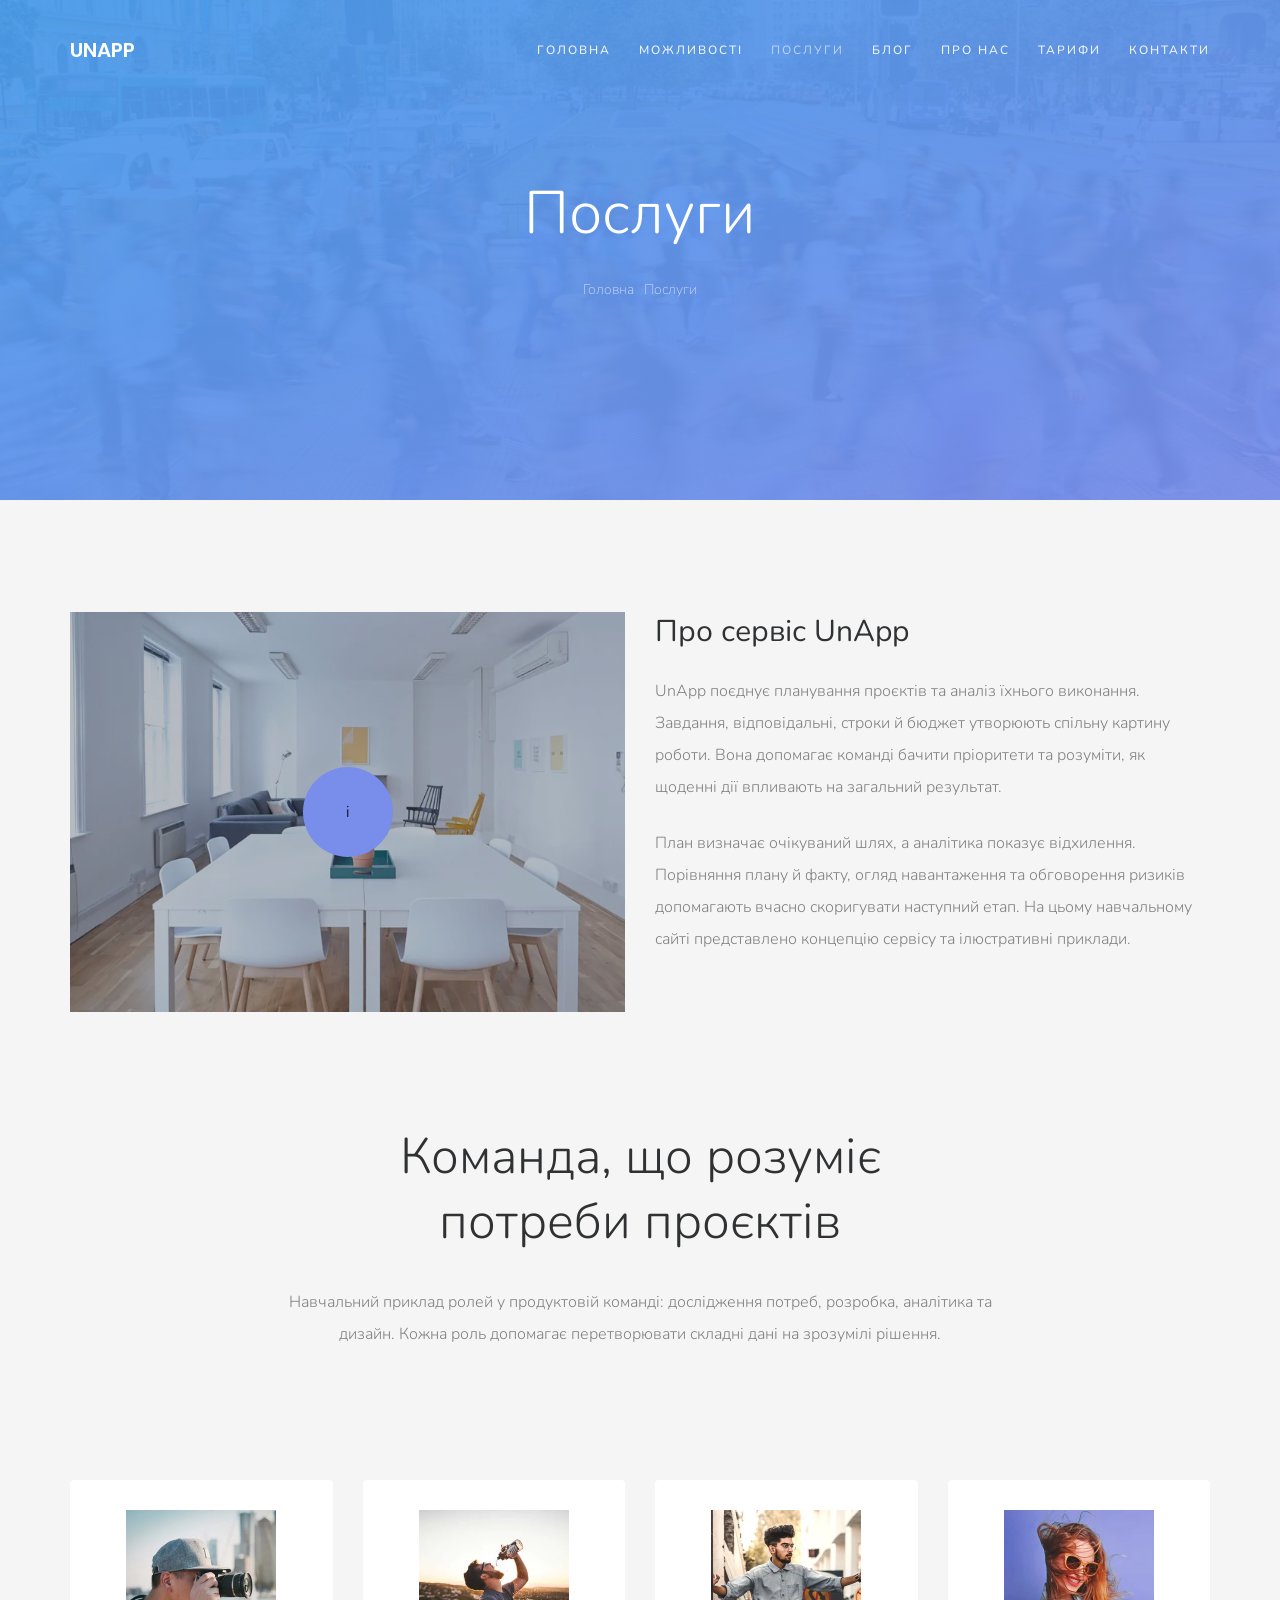
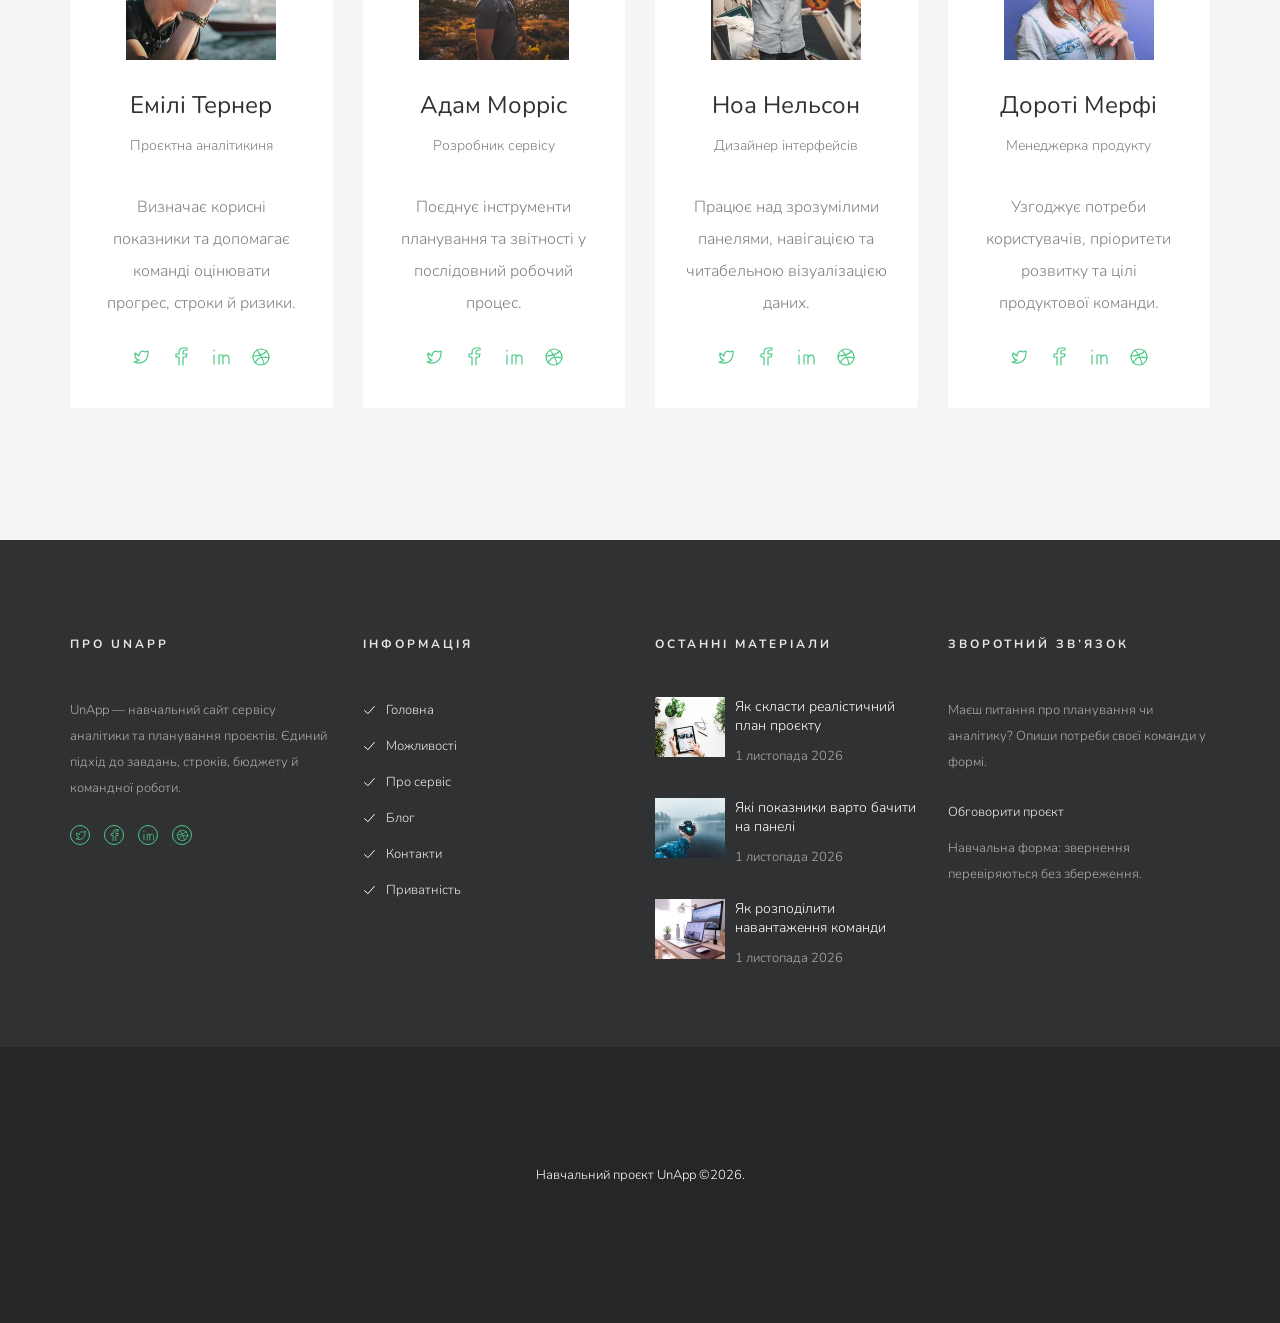
<file: services.html>
<!DOCTYPE html>
<html lang="uk">
  <head>
    <meta charset="UTF-8">
    <meta name="viewport" content="width=device-width, initial-scale=1">
    <title>Можливості UnApp — планування та звіти</title>
    <meta name="description" content="Дізнайся, як UnApp поєднує планування завдань, контроль строків і проєктну аналітику. Можливості сервісу та ролі команди навчального продукту.">
    <link rel="icon" href="./assets/images/favicon.svg" type="image/svg+xml">
    <link rel="preconnect" href="https://fonts.googleapis.com">
    <link rel="preconnect" href="https://fonts.gstatic.com" crossorigin>
    <link href="https://fonts.googleapis.com/css2?family=Nunito:wght@200;300;400;500;600;700;800&amp;family=Poppins:wght@300;400;500;600;700&amp;display=swap" rel="stylesheet">
    <link rel="stylesheet" href="./assets/css/style.css">
    <script src="./assets/js/main.js" defer>
    </script>
  </head>
  <body class="page-services">
    <a class="skip-link" href="#main">Перейти до основного вмісту</a>
    <header class="site-header">
      <div class="container nav-wrap">
        <a class="logo" href="./index.html" aria-label="UnApp — головна">UnApp</a>
        <button class="menu-toggle" aria-label="Відкрити меню" aria-expanded="false" aria-controls="main-nav" type="button">
          <span>
          </span>
          <span>
          </span>
          <span>
          </span>
        </button>
        <nav class="nav-links" id="main-nav" aria-label="Головна навігація">
          <a href="./index.html" data-page="home">Головна</a>
          <a href="./index.html#works">Можливості</a>
          <a href="./services.html" data-page="services">Послуги</a>
          <a href="./blog.html" data-page="blog">Блог</a>
          <a href="./services.html#about">Про нас</a>
          <a href="./index.html#pricing">Тарифи</a>
          <a href="./index.html#contact">Контакти</a>
        </nav>
      </div>
    </header>
    <main id="main">
      <section class="sub-hero" aria-labelledby="service-title">
        <div class="container">
          <h1 id="service-title">Послуги</h1>
          <nav class="crumbs" aria-label="Навігаційний шлях">
            <a href="./index.html">Головна</a>
            <span aria-current="page">Послуги</span>
          </nav>
        </div>
      </section>
      <section class="services-intro" id="about" aria-labelledby="about-title">
        <div class="container services-about-grid">
          <div class="services-office">
            <img src="./assets/images/services-office.webp" width="800" height="528" alt="Спільний робочий простір команди проєкту" loading="lazy">
            <button type="button" class="services-about-button" data-modal-open aria-label="Обговорити потреби команди">i</button>
          </div>
          <div class="services-about-copy">
            <h2 id="about-title">Про сервіс UnApp</h2>
            <p>UnApp поєднує планування проєктів та аналіз їхнього виконання. Завдання, відповідальні, строки й бюджет утворюють спільну картину роботи. Вона допомагає команді бачити пріоритети та розуміти, як щоденні дії впливають на загальний результат.</p>
            <p>План визначає очікуваний шлях, а аналітика показує відхилення. Порівняння плану й факту, огляд навантаження та обговорення ризиків допомагають вчасно скоригувати наступний етап. На цьому навчальному сайті представлено концепцію сервісу та ілюстративні приклади.</p>
          </div>
        </div>
      </section>
      <section class="team-section" aria-labelledby="team-title">
        <div class="container">
          <div class="services-team-intro">
            <h2 id="team-title">
              Команда, що розуміє
              <br class="services-desktop-break">
              потреби проєктів
            </h2>
            <p>Навчальний приклад ролей у продуктовій команді: дослідження потреб, розробка, аналітика та дизайн. Кожна роль допомагає перетворювати складні дані на зрозумілі рішення.</p>
          </div>
          <div class="team-grid">
            <article class="team-card">
              <img class="team-portrait" src="./assets/images/team-1.webp" width="150" height="150" alt="Емілі Тернер, навчальний приклад учасника команди" loading="lazy">
              <h3>Емілі Тернер</h3>
              <p class="team-role">Проєктна аналітикиня</p>
              <p class="team-description">Визначає корисні показники та допомагає команді оцінювати прогрес, строки й ризики.</p>
              <div class="team-socials" aria-hidden="true">
                <span>
                  <svg class="home-icon" aria-hidden="true" fill="none" stroke="currentColor" stroke-width="1.2" stroke-linecap="round" stroke-linejoin="round">
                    <use href="./assets/images/home-icons.svg#twitter">
                    </use>
                  </svg>
                </span>
                <span>
                  <svg class="home-icon" aria-hidden="true" fill="none" stroke="currentColor" stroke-width="1.2" stroke-linecap="round" stroke-linejoin="round">
                    <use href="./assets/images/home-icons.svg#facebook">
                    </use>
                  </svg>
                </span>
                <span>
                  <svg class="home-icon" aria-hidden="true" fill="none" stroke="currentColor" stroke-width="1.2" stroke-linecap="round" stroke-linejoin="round">
                    <use href="./assets/images/home-icons.svg#linkedin">
                    </use>
                  </svg>
                </span>
                <span>
                  <svg class="home-icon" aria-hidden="true" fill="none" stroke="currentColor" stroke-width="1.2" stroke-linecap="round" stroke-linejoin="round">
                    <use href="./assets/images/home-icons.svg#dribbble">
                    </use>
                  </svg>
                </span>
              </div>
            </article>
            <article class="team-card">
              <img class="team-portrait" src="./assets/images/team-2.webp" width="150" height="150" alt="Адам Морріс, навчальний приклад учасника команди" loading="lazy">
              <h3>Адам Морріс</h3>
              <p class="team-role">Розробник сервісу</p>
              <p class="team-description">Поєднує інструменти планування та звітності у послідовний робочий процес.</p>
              <div class="team-socials" aria-hidden="true">
                <span>
                  <svg class="home-icon" aria-hidden="true" fill="none" stroke="currentColor" stroke-width="1.2" stroke-linecap="round" stroke-linejoin="round">
                    <use href="./assets/images/home-icons.svg#twitter">
                    </use>
                  </svg>
                </span>
                <span>
                  <svg class="home-icon" aria-hidden="true" fill="none" stroke="currentColor" stroke-width="1.2" stroke-linecap="round" stroke-linejoin="round">
                    <use href="./assets/images/home-icons.svg#facebook">
                    </use>
                  </svg>
                </span>
                <span>
                  <svg class="home-icon" aria-hidden="true" fill="none" stroke="currentColor" stroke-width="1.2" stroke-linecap="round" stroke-linejoin="round">
                    <use href="./assets/images/home-icons.svg#linkedin">
                    </use>
                  </svg>
                </span>
                <span>
                  <svg class="home-icon" aria-hidden="true" fill="none" stroke="currentColor" stroke-width="1.2" stroke-linecap="round" stroke-linejoin="round">
                    <use href="./assets/images/home-icons.svg#dribbble">
                    </use>
                  </svg>
                </span>
              </div>
            </article>
            <article class="team-card">
              <img class="team-portrait" src="./assets/images/team-3.webp" width="150" height="150" alt="Ноа Нельсон, навчальний приклад учасника команди" loading="lazy">
              <h3>Ноа Нельсон</h3>
              <p class="team-role">Дизайнер інтерфейсів</p>
              <p class="team-description">Працює над зрозумілими панелями, навігацією та читабельною візуалізацією даних.</p>
              <div class="team-socials" aria-hidden="true">
                <span>
                  <svg class="home-icon" aria-hidden="true" fill="none" stroke="currentColor" stroke-width="1.2" stroke-linecap="round" stroke-linejoin="round">
                    <use href="./assets/images/home-icons.svg#twitter">
                    </use>
                  </svg>
                </span>
                <span>
                  <svg class="home-icon" aria-hidden="true" fill="none" stroke="currentColor" stroke-width="1.2" stroke-linecap="round" stroke-linejoin="round">
                    <use href="./assets/images/home-icons.svg#facebook">
                    </use>
                  </svg>
                </span>
                <span>
                  <svg class="home-icon" aria-hidden="true" fill="none" stroke="currentColor" stroke-width="1.2" stroke-linecap="round" stroke-linejoin="round">
                    <use href="./assets/images/home-icons.svg#linkedin">
                    </use>
                  </svg>
                </span>
                <span>
                  <svg class="home-icon" aria-hidden="true" fill="none" stroke="currentColor" stroke-width="1.2" stroke-linecap="round" stroke-linejoin="round">
                    <use href="./assets/images/home-icons.svg#dribbble">
                    </use>
                  </svg>
                </span>
              </div>
            </article>
            <article class="team-card">
              <img class="team-portrait" src="./assets/images/team-dorothy.webp" width="150" height="150" alt="Дороті Мерфі, навчальний приклад учасника команди" loading="lazy">
              <h3>Дороті Мерфі</h3>
              <p class="team-role">Менеджерка продукту</p>
              <p class="team-description">Узгоджує потреби користувачів, пріоритети розвитку та цілі продуктової команди.</p>
              <div class="team-socials" aria-hidden="true">
                <span>
                  <svg class="home-icon" aria-hidden="true" fill="none" stroke="currentColor" stroke-width="1.2" stroke-linecap="round" stroke-linejoin="round">
                    <use href="./assets/images/home-icons.svg#twitter">
                    </use>
                  </svg>
                </span>
                <span>
                  <svg class="home-icon" aria-hidden="true" fill="none" stroke="currentColor" stroke-width="1.2" stroke-linecap="round" stroke-linejoin="round">
                    <use href="./assets/images/home-icons.svg#facebook">
                    </use>
                  </svg>
                </span>
                <span>
                  <svg class="home-icon" aria-hidden="true" fill="none" stroke="currentColor" stroke-width="1.2" stroke-linecap="round" stroke-linejoin="round">
                    <use href="./assets/images/home-icons.svg#linkedin">
                    </use>
                  </svg>
                </span>
                <span>
                  <svg class="home-icon" aria-hidden="true" fill="none" stroke="currentColor" stroke-width="1.2" stroke-linecap="round" stroke-linejoin="round">
                    <use href="./assets/images/home-icons.svg#dribbble">
                    </use>
                  </svg>
                </span>
              </div>
            </article>
          </div>
        </div>
      </section>
    </main>
    <footer class="footer">
      <div class="container footer-cols">
        <section>
          <h2>Про UnApp</h2>
          <p>UnApp — навчальний сайт сервісу аналітики та планування проєктів. Єдиний підхід до завдань, строків, бюджету й командної роботи.</p>
          <div class="socials">
            <span aria-hidden="true">
              <svg class="home-icon" aria-hidden="true" fill="none" stroke="currentColor" stroke-width="1.2" stroke-linecap="round" stroke-linejoin="round">
                <use href="./assets/images/home-icons.svg#twitter">
                </use>
              </svg>
            </span>
            <span aria-hidden="true">
              <svg class="home-icon" aria-hidden="true" fill="none" stroke="currentColor" stroke-width="1.2" stroke-linecap="round" stroke-linejoin="round">
                <use href="./assets/images/home-icons.svg#facebook">
                </use>
              </svg>
            </span>
            <span aria-hidden="true">
              <svg class="home-icon" aria-hidden="true" fill="none" stroke="currentColor" stroke-width="1.2" stroke-linecap="round" stroke-linejoin="round">
                <use href="./assets/images/home-icons.svg#linkedin">
                </use>
              </svg>
            </span>
            <span aria-hidden="true">
              <svg class="home-icon" aria-hidden="true" fill="none" stroke="currentColor" stroke-width="1.2" stroke-linecap="round" stroke-linejoin="round">
                <use href="./assets/images/home-icons.svg#dribbble">
                </use>
              </svg>
            </span>
          </div>
        </section>
        <nav aria-label="Навігація в підвалі">
          <h2>Інформація</h2>
          <a href="./index.html">
            <svg class="home-icon" aria-hidden="true" fill="none" stroke="currentColor" stroke-width="1.2" stroke-linecap="round" stroke-linejoin="round">
              <use href="./assets/images/home-icons.svg#check">
              </use>
            </svg>
            Головна
          </a>
          <a href="./index.html#works">
            <svg class="home-icon" aria-hidden="true" fill="none" stroke="currentColor" stroke-width="1.2" stroke-linecap="round" stroke-linejoin="round">
              <use href="./assets/images/home-icons.svg#check">
              </use>
            </svg>
            Можливості
          </a>
          <a href="./services.html#about">
            <svg class="home-icon" aria-hidden="true" fill="none" stroke="currentColor" stroke-width="1.2" stroke-linecap="round" stroke-linejoin="round">
              <use href="./assets/images/home-icons.svg#check">
              </use>
            </svg>
            Про сервіс
          </a>
          <a href="./blog.html">
            <svg class="home-icon" aria-hidden="true" fill="none" stroke="currentColor" stroke-width="1.2" stroke-linecap="round" stroke-linejoin="round">
              <use href="./assets/images/home-icons.svg#check">
              </use>
            </svg>
            Блог
          </a>
          <a href="./index.html#contact">
            <svg class="home-icon" aria-hidden="true" fill="none" stroke="currentColor" stroke-width="1.2" stroke-linecap="round" stroke-linejoin="round">
              <use href="./assets/images/home-icons.svg#check">
              </use>
            </svg>
            Контакти
          </a>
          <button type="button" class="footer-privacy" data-privacy-open>
            <svg class="home-icon" aria-hidden="true" fill="none" stroke="currentColor" stroke-width="1.2" stroke-linecap="round" stroke-linejoin="round">
              <use href="./assets/images/home-icons.svg#check">
              </use>
            </svg>
            Приватність
          </button>
        </nav>
        <section>
          <h2>Останні матеріали</h2>
          <a class="footer-article" href="./blog.html#article-1">
            <img src="./assets/images/blog-tablet.webp" width="70" height="60" alt="Ілюстрація матеріалу про планування проєктів" loading="lazy">
            <span>
              Як скласти реалістичний план проєкту
              <time datetime="2026-11-01">1 листопада 2026</time>
            </span>
          </a>
          <a class="footer-article" href="./blog.html#article-2">
            <img src="./assets/images/blog-camera.webp" width="70" height="60" alt="Ілюстрація матеріалу про планування проєктів" loading="lazy">
            <span>
              Які показники варто бачити на панелі
              <time datetime="2026-11-01">1 листопада 2026</time>
            </span>
          </a>
          <a class="footer-article" href="./blog.html#article-3">
            <img src="./assets/images/blog-studio.webp" width="70" height="60" alt="Ілюстрація матеріалу про планування проєктів" loading="lazy">
            <span>
              Як розподілити навантаження команди
              <time datetime="2026-11-01">1 листопада 2026</time>
            </span>
          </a>
        </section>
        <section>
          <h2>Зворотний зв’язок</h2>
          <p>Маєш питання про планування чи аналітику? Опиши потреби своєї команди у формі.</p>
          <button type="button" class="footer-contact" data-modal-open>Обговорити проєкт</button>
          <p>Навчальна форма: звернення перевіряються без збереження.</p>
        </section>
      </div>
      <div class="footer-bottom">
        Навчальний проєкт UnApp ©2026.
      </div>
    </footer>
    <dialog class="privacy-dialog" id="privacy-dialog" aria-labelledby="privacy-title">
      <h2 id="privacy-title">Приватність</h2>
      <p>Форма обговорення передає введені дані на сервер для перевірки без збереження та надсилання поштою. Форма електронної адреси на головній перевіряється лише у браузері. Зовнішні шрифти завантажуються з Google Fonts.</p>
      <form method="dialog">
        <button class="green-button">Зрозуміло</button>
      </form>
    </dialog>
    <div class="modal" id="request-modal" role="dialog" aria-modal="true" aria-labelledby="modal-title" aria-describedby="modal-description" hidden>
      <div class="modal-panel">
        <button class="modal-close" type="button" data-modal-close aria-label="Закрити вікно">×</button>
        <h2 id="modal-title">Обговорити проєкт</h2>
        <p id="modal-description">Розкажи про потреби своєї команди. Навчальна форма передає дані для перевірки без збереження та надсилання менеджеру.</p>
        <form id="request-form" novalidate>
          <label for="request-name">Твоє ім’я</label>
          <input id="request-name" name="name" type="text" minlength="2" maxlength="70" autocomplete="name" required>
          <label for="request-email">Електронна пошта</label>
          <input id="request-email" name="email" type="email" maxlength="120" autocomplete="email" required>
          <label for="request-message">Потреби команди</label>
          <textarea id="request-message" name="message" minlength="10" maxlength="1000" rows="4" required>
          </textarea>
          <button class="green-button" type="submit">Перевірити заявку</button>
          <p id="form-status" role="status" aria-live="polite" class="form-status">
          </p>
        </form>
      </div>
    </div>
    <button class="back-top" type="button" aria-label="Повернутися вгору" hidden>↑</button>
  </body>
</html>
</file>
<file: assets/css/style.css>
/* 1. Foundation and shared elements */
:root {
  --green: #4aca85;
  --green-dark: #33b873;
  --ink: #303133;
  --muted: #808080;
  --font-body: 'Nunito',Arial,sans-serif;
  --font-nav:'Poppins','Nunito',Arial,sans-serif;
}

*,*::before,*::after {
  box-sizing:border-box;
}

html {
  scroll-behavior: smooth;
  -webkit-text-size-adjust: 100%;
  text-size-adjust:100%;
}

body {
  margin: 0;
  color: var(--ink);
  background: #f5f5f5;
  font-family: var(--font-body);
  font-size: 16px;
  line-height: 1.8;
  overflow-wrap:anywhere;
}

body.modal-open {
  overflow:hidden;
}

[hidden] {
  display:none!important;
}

img {
  display: block;
  max-width: 100%;
  height:auto;
}

button,input,textarea {
  font:inherit;
}

button {
  cursor:pointer;
}

button:disabled {
  cursor:default;
}

button,input,textarea {
  margin:0;
}

textarea {
  resize:vertical;
}

a {
  color: inherit;
  text-decoration:none;
}

a:hover {
  color:#33b873;
}

h1,h2,h3,p {
  margin:0 0 16px;
}

h1,h2,h3 {
  font-weight: 400;
  line-height:1.25;
}

h2 {
  font-size:36px;
}

h3 {
  font-size:24px;
}

p {
  color:var(--muted);
}

:focus-visible {
  outline: 3px solid #1b7856;
  outline-offset:4px;
}

.container {
  width: min(1170px,calc(100% - 48px));
  margin-inline:auto;
}

.container>* {
  min-width:0;
}

.narrow {
  max-width:790px;
}

.skip-link {
  position: fixed;
  top: -100px;
  left: 15px;
  padding: 10px 14px;
  background: #fff;
  z-index:200;
}

.skip-link:focus {
  top:10px;
}

.visually-hidden {
  position: absolute;
  width: 1px;
  height: 1px;
  padding: 0;
  margin: -1px;
  overflow: hidden;
  clip: rect(0,0,0,0);
  white-space: nowrap;
  border:0;
}

/* 2. Shared page components */
.site-header {
  z-index: 20;
  color:white;
}

.nav-wrap {
  display: flex;
  align-items: center;
  justify-content: space-between;
  gap:28px;
}

.logo {
  font: 600 20px/40px var(--font-nav);
  color: white;
  white-space:nowrap;
}

.logo:hover {
  color:white;
}

.nav-links {
  display: flex;
  align-items: center;
  justify-content:flex-end;
}

.nav-links a {
  font:500 12px/24px var(--font-nav);
}

.menu-toggle {
  display: none;
  margin-left: auto;
  border: 0;
  padding: 9px;
  background: none;
  flex-direction: column;
  gap:5px;
}

.menu-toggle span {
  width: 23px;
  height: 2px;
  display: block;
  background:#fff;
}

.green-button {
  display: inline-flex;
  align-items: center;
  justify-content: center;
  min-height: 59px;
  padding: 10px 37px;
  border: 1px solid var(--green);
  border-radius: 30px;
  background: var(--green);
  color: #fff;
  font: 400 16px/1.45 var(--font-body);
  text-align: center;
  transition:background-color .2s;
}

.green-button:hover {
  background: var(--green-dark);
  color: white;
  border-color:var(--green-dark);
}

.green-button--link {
  min-height:42px;
}

.hero-center {
  text-align:center;
}

.home-hero {
  color:#fff;
}

.home-hero h1,.home-hero p {
  color:inherit;
}

.dashboard-section {
  display: flow-root;
  position:relative;
}

.dashboard-visual {
  position: relative;
  z-index:2;
}

.dashboard-visual img {
  width: 100%;
  height:auto;
}

.slider-dots {
  display: flex;
  justify-content:center;
}

.slider-dots i {
  display: block;
  width: 10px;
  height: 10px;
  border-radius:50%;
}

.feature-cols {
  display: grid;
  grid-template-columns: repeat(3,minmax(0,1fr));
  text-align:center;
}

.feature-icon {
  display: block;
  width: 66px;
  height: 50px;
  margin: auto;
  background-image: url('../images/feature-sprite.svg');
  background-repeat: no-repeat;
  background-size:198px 50px;
}

.feature-icon--plan {
  background-position:0 0;
}

.feature-icon--load {
  background-position:-66px 0;
}

.feature-icon--report {
  background-position:-132px 0;
}

.collab-intro {
  text-align:center;
}

.play-circle {
  display: grid;
  place-items: center;
  margin: auto;
  border-radius: 50%;
  font-style:italic;
}

.showcase-visual {
  min-width:0;
}

.section-title {
  text-align:center;
}

.news-grid,.blog-grid {
  display: grid;
  grid-template-columns:repeat(3,minmax(0,1fr));
}

.news-card {
  display: flex;
  flex-direction: column;
  min-width: 0;
  background:#fff;
}

.news-card h2,.news-card h3 {
  overflow-wrap:anywhere;
}

.author {
  display: flex;
  align-items: center;
  margin-top:auto;
}

.subscribe-band {
  text-align: center;
  color:white;
}

.subscribe-form {
  display: flex;
  align-items:center;
}

.subscribe-form input {
  width: 100%;
  min-width: 0;
  border: 0;
  border-radius: 30px;
  outline-offset:0;
}

.pricing-grid {
  display: grid;
  grid-template-columns:repeat(4,minmax(0,1fr));
}

.price-plan {
  text-align: center;
  background:white;
}

.footer {
  color:white;
}

.footer-cols {
  display:grid;
}

.footer-cols nav {
  display: flex;
  flex-direction: column;
  align-items:flex-start;
}

.footer-contact {
  border: 0;
  padding: 0;
  background:none;
}

.socials {
  display:flex;
}

.socials span {
  display: grid;
  place-items:center;
}

.footer-bottom {
  text-align:center;
}

.sub-hero {
  text-align: center;
  color:white;
}

.sub-hero h1 {
  color:inherit;
}

.crumbs {
  display: flex;
  justify-content:center;
}

.pagination {
  display: flex;
  justify-content:center;
}

.team-grid {
  display:grid;
}

address {
  font-style:normal;
}

/* 3. Forms and dialogs */
.modal {
  position: fixed;
  inset: 0;
  z-index: 100;
  display: grid;
  place-items: center;
  padding: 20px;
  background: rgba(18,27,44,.75);
  overflow-y:auto;
}

.modal-panel {
  position: relative;
  width: min(500px,100%);
  max-height: calc(100dvh - 40px);
  overflow: auto;
  padding: 36px;
  border-radius: 8px;
  background: white;
  box-shadow:0 18px 70px rgba(0,0,0,.2);
}

.modal-panel h2 {
  font-size: 32px;
  padding-right:20px;
}

.modal-panel>p {
  font-size:14px;
}

.modal-close {
  position: absolute;
  right: 18px;
  top: 14px;
  border: 0;
  background: none;
  font-size: 30px;
  line-height: 1;
  color:#344;
}

.modal form {
  display: grid;
  gap:8px;
}

.modal label {
  font-size: 14px;
  font-weight: 700;
  margin-top:8px;
}

.modal input,.modal textarea {
  width: 100%;
  min-width: 0;
  padding: 10px 12px;
  border: 1px solid #bfcbd9;
  border-radius:5px;
}

.modal .green-button {
  margin-top:16px;
}

.form-status {
  font-size: 14px;
  color: #167a48;
  margin:0;
}

.back-top {
  position: fixed;
  right: 22px;
  bottom: 22px;
  z-index: 22;
  width: 44px;
  height: 44px;
  border: 0;
  border-radius: 50%;
  background: #4aca85;
  color: #fff;
  font-size: 24px;
  box-shadow:0 5px 22px rgba(0,0,0,.16);
}

/* 4. Error page */
.error-page {
  min-height: 100vh;
  display: grid;
  place-items: center;
  text-align:center;
}

.error-page .container {
  max-width:650px;
}

.error-number {
  font-size: 140px;
  line-height: 1;
  color:#6a9be8;
}

.error-page h1 {
  font-size:36px;
}

/* 5. Home: reference composition with thematic content */
.page-home {
  --ink: #303133;
  --muted: #808080;
  background: #f5f5f5;
  font-weight:300;
}

:is(.page-home,.page-blog,.page-services) .container {
  width: min(1170px,calc(100% - 48px));
  padding-inline:15px;
}

:is(.page-home,.page-blog,.page-services) .site-header {
  position: relative;
  margin-bottom:-100px;
}

:is(.page-home,.page-blog,.page-services) .nav-wrap {
  height:100px;
}

:is(.page-home,.page-blog,.page-services) .logo {
  text-transform: uppercase;
  line-height:40px;
}

:is(.page-home,.page-blog,.page-services) .nav-links {
  gap:28px;
}

:is(.page-home,.page-blog,.page-services) .nav-links a {
  font-size: 12px;
  line-height: 24px;
  letter-spacing: 2px;
  text-transform: uppercase;
  color:rgb(255 255 255 / 90%);
}

:is(.page-home,.page-blog,.page-services) .nav-links a[aria-current=page] {
  color:rgb(255 255 255 / 55%);
}

:is(.page-home,.page-blog,.page-services) .nav-links a:hover,:is(.page-home,.page-blog,.page-services) .nav-links a:focus-visible {
  color: #fff;
  text-decoration: underline;
  text-underline-offset:6px;
}

.page-home .home-hero {
  height: auto;
  min-height: 700px;
  padding-block: 219.3px 243.37px;
  overflow: visible;
  background: linear-gradient(160deg,rgb(73 155 234 / 95%),rgb(121 142 234 / 95%)),url('../images/hero-city.webp') center center / cover;
  color:white;
}

.page-home .hero-center {
  padding-top:0;
}

.page-home .home-hero h1 {
  max-width: 1170px;
  margin: 0 auto 20px;
  font-size: 60px;
  line-height: 1.3;
  font-weight: 300;
  overflow-wrap:break-word;
}

.page-home .home-hero p {
  margin: 0 0 20px;
  font-size: 30px;
  line-height: 2;
  font-weight:200;
}

.page-home .home-hero .green-button {
  min-height: 59.33px;
  padding: 17px 37px;
  font-size: 16px;
  line-height: 23.33px;
  white-space:normal;
}

.page-home .dashboard-section {
  min-height: 0;
  padding-bottom: 64px;
  background: #f5f5f5;
  scroll-margin-top:24px;
}

.page-home .dashboard-visual {
  width: min(1270px,calc(100% - 48px));
  margin: -112px auto 0;
  background: #fff;
  box-shadow:0 3px 19px -9px rgb(0 0 0 / 75%);
}

.page-home .slider-dots {
  gap: 14px;
  margin-top:36px;
}

.page-home .slider-dots i {
  background:#e6e6e6;
}

.page-home .slider-dots i.active {
  background:#ccc;
}

.page-home .features-band {
  min-height: 513.8px;
  padding: 112px 0 150px;
  border-block: 1px solid #e6e6e6;
  background:#fff;
}

.page-home .feature-cols {
  gap:30px;
}

.page-home .feature-cols article {
  padding:0;
}

.home-icon {
  display: block;
  width: 28px;
  height: 32px;
  flex-shrink: 0;
}

.page-home .feature-cols h2 {
  font-size: 26px;
  line-height: 1.3;
  font-weight: 300;
  margin:38px 0 24px;
}

.page-home .feature-cols p {
  font-size: 16px;
  line-height: 32px;
  margin:0;
}

.page-home .collab-intro {
  min-height: 692px;
  padding: 112px 0 138px;
  background:#f5f5f5;
}

.page-home .collab-intro .narrow {
  max-width:810px;
}

.page-home .collab-intro h2 {
  max-width: 700px;
  margin: 0 auto 32px;
  font-size: 50px;
  font-weight: 300;
  line-height:65px;
}

.page-home .collab-intro p {
  font-size: 16px;
  line-height: 32px;
  min-height: 96px;
  margin: 0 auto 84px;
  max-width:730px;
}

.page-home .play-circle {
  background: #798eea;
  color: white;
  border: 0;
  box-shadow: none;
  width: 100px;
  height:100px;
}

.page-home .play-circle:hover {
  background:#667edc;
}

.page-home .play-circle span {
  font-size:25px;
}

.page-home .showcase {
  background: #fff;
  padding: 112px 0 178px;
  border-block:1px solid #e6e6e6;
}

.showcase-rows {
  display: grid;
  gap:66px;
}

.showcase-row {
  display: grid;
  grid-template-columns: minmax(0,457.5px) minmax(0,1fr);
  gap: 60px;
  min-height:730px;
}

.showcase-row--reverse {
  grid-template-columns: minmax(0,1fr) minmax(0,457.5px);
  gap: 30px;
  padding-left:30px;
}

.showcase-row--reverse .showcase-visual {
  grid-column: 2;
  grid-row:1;
}

.showcase-row--reverse .showcase-copy {
  grid-column: 1;
  grid-row:1;
}

.page-home .showcase-visual {
  display: block;
  align-self: start;
  aspect-ratio: 457.5 / 730;
  overflow: hidden;
  border-radius: 4px;
  box-shadow:0 3px 38px -13px rgb(0 0 0 / 20%);
}

.page-home .showcase-visual img {
  max-height: none;
  object-fit:initial;
}

.page-home .showcase-copy {
  padding-top: 30px;
  min-width:0;
}

.page-home .showcase-copy h2 {
  font-size: 50px;
  line-height: 65px;
  font-weight: 300;
  margin:0 0 34px;
}

.page-home .bullets {
  display: grid;
  gap:48px;
}

.showcase-point {
  display: flex;
  gap: 22px;
  align-items:flex-start;
}

.showcase-point .home-icon {
  color: #499bea;
  margin-top:6px;
}

.page-home .bullets p {
  padding: 0;
  margin: 0;
  font-size: 16px;
  line-height:32px;
}

.page-home .bullets p::before {
  content:none;
}

.page-home .showcase-copy .green-button {
  margin-top: 52px;
  min-height: 41px;
  border: 1px solid #4aca85;
  color: #4aca85;
  background: transparent;
  font-size: 16px;
  padding: 8px 20px;
  line-height:23px;
}

.page-home .showcase-copy .green-button:hover {
  background: #4aca85;
  color:white;
}

.page-home .blue-separator {
  padding: 109px 0;
  background:linear-gradient(167deg,#499bea,#798eea);
}

.stats-grid {
  display: grid;
  grid-template-columns: repeat(3,minmax(0,1fr));
  gap: 30px;
  text-align:center;
}

.page-home .stats-grid p {
  font-size: 20px;
  line-height: 40px;
  color: rgb(255 255 255 / 70%);
  margin:6px 0 0;
}

.page-home .stats-grid .stat-number {
  font-size: 75px;
  font-weight: 300;
  line-height: 150px;
  color: white;
  margin:0;
}

.page-home .news-section {
  padding: 112px 0 151px;
  background:#f5f5f5;
}

.page-home .news-section .section-title p {
  min-height:88px;
}

.page-home .section-title {
  max-width: 780px;
  margin:0 auto 96px;
}

.page-home .section-title h2 {
  font-size: 50px;
  font-weight: 300;
  line-height: 65px;
  margin:0 0 34px;
}

.page-home .section-title p {
  font-size: 16px;
  line-height: 32px;
  margin:0;
}

.page-home .news-grid {
  gap:30px;
}

.page-home .news-card {
  min-height: 432px;
  border: 0;
  border-radius: 4px;
  padding: 34px 35px 57px;
  box-shadow:0 3px 38px -13px rgb(0 0 0 / 20%);
}

.page-home .news-card h3 {
  font-size: 30px;
  line-height: 39px;
  color: #303133;
  margin: 0 0 24px;
  font-weight:400;
}

.page-home .news-card time {
  color: #303133;
  font-size: 12px;
  line-height: 24px;
  letter-spacing: 0;
  text-transform:none;
}

.page-home .news-card p {
  font-size: 16px;
  line-height: 32px;
  margin:24px 0 35px;
}

:is(.page-home,.page-blog,.page-services) .author {
  font-size: 12px;
  color: #303133;
  gap:10px;
}

:is(.page-home,.page-blog,.page-services) .author img {
  width: 30px;
  height: 30px;
  border-radius: 50%;
  object-fit:cover;
}

.page-home .subscribe-band {
  min-height: 463px;
  padding: 112px 0 80px;
  background:linear-gradient(166deg,#499bea,#798eea);
}

.page-home .subscribe-band h2 {
  font-size: 50px;
  line-height: 65px;
  font-weight: 300;
  margin:0 0 30px;
}

.page-home .subscribe-band p {
  font-size: 20px;
  line-height: 40px;
  color: rgb(255 255 255 / 70%);
  margin:0;
}

.page-home .subscribe-form {
  max-width: 555px;
  margin: 50px auto 0;
  padding: 0;
  background: #fff;
  border-radius: 30px;
  gap:0;
}

.page-home .subscribe-form input {
  height: 50px;
  padding: 0 20px;
  font-size: 16px;
  font-weight:300;
}

.page-home .subscribe-form .green-button {
  min-height: 50px;
  padding: 12px 27px;
  border-radius: 0 30px 30px 0;
  font-size: 14px;
  line-height: 24px;
  text-transform:uppercase;
}

.page-home .subscribe-status {
  font-size: 14px!important;
  line-height: 24px!important;
  min-height: 24px;
  margin-top:8px!important;
}

.page-home .pricing-section {
  padding: 112px 0;
  background:#f5f5f5;
}

.page-home .pricing-section .section-title {
  max-width:730px;
}

.page-home .pricing-grid {
  gap:30px;
}

.page-home .price-plan {
  border: 0;
  border-radius: 4px;
  padding: 32px 25px 32px;
  min-height: 459px;
  box-shadow:0 3px 38px -13px rgb(0 0 0 / 20%);
}

.page-home .price-plan h3 {
  font-size: 30px;
  line-height: 39px;
  font-weight: 400;
  margin:0 0 20px;
}

.page-home .plan-price {
  font-size: 72px;
  font-weight: 300;
  line-height: 82px;
  color: #4aca85;
  display: flex;
  gap: 9px;
  justify-content: center;
  align-items:center;
}

.page-home .plan-price sup {
  font-size: 30px;
  line-height:40px;
}

.page-home .plan-per {
  font-size: 13px;
  line-height: 26px;
  color: #888f94;
  margin:0 auto 17px;
}

.page-home .price-plan p {
  font-size: 16px;
  line-height: 32px;
  min-height: 151px;
  margin:0 0 13px;
}

.page-home .price-plan .green-button {
  min-height: 38px;
  padding: 8px 20px;
  font-size: 14px;
  line-height:20px;
}

:is(.page-home,.page-blog,.page-services) .footer {
  background: #303133;
  padding: 96px 0 0;
  min-height:0;
}

:is(.page-home,.page-blog,.page-services) .footer-cols {
  grid-template-columns: repeat(4,minmax(0,1fr));
  gap: 30px;
  min-height:411px;
}

:is(.page-home,.page-blog,.page-services) .footer-cols h2 {
  font-size: 12px;
  font-weight: 700;
  line-height: 16px;
  letter-spacing: 3px;
  text-transform: uppercase;
  margin: 0 0 45px;
  color:#e6e6e6;
}

:is(.page-home,.page-blog,.page-services) .footer-cols p {
  font-size: 13px;
  line-height: 26px;
  color: rgb(255 255 255 / 60%);
  margin:0 0 24px;
}

:is(.page-home,.page-blog,.page-services) .footer-cols nav a,.footer-privacy {
  display: flex;
  align-items: center;
  gap: 10px;
  font-size: 13px;
  line-height: 26px;
  color: rgb(255 255 255 / 90%);
  margin:0 0 10px;
}

:is(.page-home,.page-blog,.page-services) .footer-cols nav .home-icon {
  width: 13px;
  height: 13px;
  color:white;
}

.footer-privacy {
  border: 0;
  background: none;
  font-weight: 300;
  padding:0;
}

:is(.page-home,.page-blog,.page-services) .socials {
  gap:14px;
}

:is(.page-home,.page-blog,.page-services) .socials span {
  width: 20px;
  height: 20px;
  border: 1px solid #4aca85;
  color: #4aca85;
  background: none;
  border-radius:50%;
}

:is(.page-home,.page-blog,.page-services) .socials .home-icon {
  width: 13px;
  height: 13px;
}

:is(.page-home,.page-blog,.page-services) .footer-article {
  display: flex;
  gap: 10px;
  margin: 0 0 29px;
  color: white;
  font-size: 14px;
  line-height:19px;
}

:is(.page-home,.page-blog,.page-services) .footer-article img {
  width: 70px;
  height: 60px;
  object-fit: cover;
  flex-shrink:0;
}

:is(.page-home,.page-blog,.page-services) .footer-article time {
  display: block;
  font-size: 13px;
  line-height: 26px;
  color: rgb(255 255 255 / 60%);
  margin-top:8px;
}

.page-home address {
  font-style:normal;
}

:is(.page-home,.page-blog,.page-services) .footer-contact {
  display: flex;
  gap: 10px;
  align-items: center;
  font-size: 13px;
  line-height: 26px;
  font-weight: 300;
  color: rgb(255 255 255 / 90%);
  text-decoration: none;
  margin: 0 0 10px;
  text-align:left;
}

:is(.page-home,.page-blog,.page-services) .footer-contact .home-icon {
  width: 16px;
  height:16px;
}

:is(.page-home,.page-blog,.page-services) .footer a:hover,:is(.page-home,.page-blog,.page-services) .footer button:hover {
  color:#4aca85;
}

:is(.page-home,.page-blog,.page-services) .footer-bottom {
  width: 100%;
  border: 0;
  margin: 0;
  padding: 115px 24px 135px;
  min-height: 276px;
  background: #262626;
  font-size: 13px;
  line-height: 26px;
  color:white;
}

:is(.page-home,.page-blog,.page-services) .site-header :focus-visible,.page-home .home-hero :focus-visible {
  outline-color:white;
}

@media(max-width:1200px) {
  :is(.page-home,.page-blog,.page-services) .nav-links {
    gap:18px;
  }

  :is(.page-home,.page-blog,.page-services) .nav-links a {
    letter-spacing:1px;
  }

  .page-home .feature-cols h2 {
    font-size:23px;
  }

  .showcase-row {
    grid-template-columns: minmax(0,40%) minmax(0,1fr);
    gap:40px;
  }

  .showcase-row--reverse {
    grid-template-columns: minmax(0,1fr) minmax(0,40%);
    padding-left:0;
  }

  .page-home .showcase-copy h2 {
    font-size: 42px;
    line-height:1.3;
  }

  .page-home .bullets {
    gap:26px;
  }

  .page-home .showcase-copy .green-button {
    margin-top:30px;
  }

  .page-home .news-card {
    padding:30px 24px 40px;
  }

  .page-home .news-card h3 {
    font-size: 27px;
    line-height:1.3;
  }

  .page-home .price-plan {
    padding-inline:18px;
  }

  :is(.page-home,.page-blog,.page-services) .footer-cols {
    gap:24px;
  }

}

@media(max-width:800px) {
  :is(.page-home,.page-blog,.page-services) .container {
    width: calc(100% - 40px);
    padding-inline:0;
  }

  :is(.page-home,.page-blog,.page-services) .site-header {
    margin-bottom:-80px;
  }

  :is(.page-home,.page-blog,.page-services) .nav-wrap {
    height:80px;
  }

  :is(.page-home,.page-blog,.page-services) .menu-toggle {
    display: flex;
    min-width: 44px;
    min-height: 44px;
    justify-content: center;
    align-items:center;
  }

  :is(.page-home,.page-blog,.page-services) .nav-links {
    top: 80px;
    padding: 16px 24px 24px;
    gap: 4px;
    background: #356bb0;
    box-shadow:0 12px 24px rgb(0 0 0 / 12%);
  }

  :is(.page-home,.page-blog,.page-services) .nav-links a {
    padding: 8px 16px;
    font-size:14px;
  }

  .page-home .home-hero {
    min-height: 580px;
    padding-block:160px;
  }

  .page-home .home-hero h1 {
    font-size:42px;
  }

  .page-home .home-hero p {
    font-size: 24px;
    line-height:1.6;
  }

  .page-home .dashboard-visual {
    margin-top: -70px;
    width:calc(100% - 40px);
  }

  .page-home .dashboard-section {
    padding-bottom:48px;
  }

  .page-home .slider-dots {
    margin-top:28px;
  }

  .page-home .features-band {
    padding: 72px 0;
    min-height:0;
  }

  .page-home .feature-cols {
    gap:20px;
  }

  .page-home .feature-cols h2 {
    font-size: 21px;
    margin-top:25px;
  }

  .page-home .feature-cols p {
    font-size: 15px;
    line-height:28px;
  }

  .page-home .collab-intro {
    padding: 80px 0;
    min-height:0;
  }

  .page-home .collab-intro h2 {
    font-size: 42px;
    line-height:1.3;
  }

  .page-home .collab-intro p {
    margin-bottom:48px;
  }

  .page-home .showcase {
    padding:80px 0;
  }

  .showcase-rows {
    gap:80px;
  }

  .showcase-row,.showcase-row--reverse {
    grid-template-columns: 1fr;
    min-height: 0;
    gap: 40px;
    max-width: 600px;
    margin:auto;
  }

  .page-home .showcase-visual {
    width: min(100%,380px);
    margin:auto;
  }

  .page-home .showcase-copy {
    padding:0;
  }

  .showcase-row--reverse .showcase-visual,.showcase-row--reverse .showcase-copy {
    grid-column: auto;
    grid-row:auto;
  }

  .showcase-row--reverse .showcase-visual {
    order:2;
  }

  .page-home .showcase-copy h2 {
    font-size:40px;
  }

  .page-home .blue-separator {
    padding:70px 0;
  }

  .stats-grid {
    gap:20px;
  }

  .page-home .stats-grid .stat-number {
    font-size: 60px;
    line-height:100px;
  }

  .page-home .stats-grid p {
    font-size: 17px;
    line-height:32px;
  }

  .page-home .news-section,.page-home .pricing-section {
    padding:80px 0;
  }

  .page-home .section-title {
    margin-bottom:60px;
  }

  .page-home .section-title h2 {
    font-size: 42px;
    line-height:1.3;
  }

  .page-home .news-grid {
    grid-template-columns: 1fr;
    max-width: 520px;
    margin:auto;
  }

  .page-home .news-card {
    min-height: 0;
    padding:35px;
  }

  .page-home .news-card h3 {
    font-size:30px;
  }

  .page-home .news-card p {
    margin-bottom:30px;
  }

  .page-home .subscribe-band {
    padding: 80px 0 50px;
    min-height:0;
  }

  .page-home .subscribe-band h2 {
    font-size: 40px;
    line-height:1.3;
  }

  .page-home .subscribe-band p {
    font-size: 18px;
    line-height:32px;
  }

  .page-home .pricing-grid {
    grid-template-columns:repeat(2,minmax(0,1fr));
  }

  .page-home .price-plan p {
    min-height:0;
  }

  :is(.page-home,.page-blog,.page-services) .footer {
    padding-top:72px;
  }

  :is(.page-home,.page-blog,.page-services) .footer-cols {
    grid-template-columns: repeat(2,minmax(0,1fr));
    gap: 48px 30px;
    padding-bottom: 60px;
    min-height:0;
  }

  :is(.page-home,.page-blog,.page-services) .footer-cols h2 {
    margin-bottom:30px;
  }

  :is(.page-home,.page-blog,.page-services) .footer-bottom {
    min-height: 0;
    padding:60px 24px;
  }

}

@media(max-width:520px) {
  :is(.page-home,.page-blog,.page-services) .container {
    width:calc(100% - 32px);
  }

  .page-home .home-hero {
    min-height: 490px;
    padding-block:130px 110px;
  }

  .page-home .home-hero h1 {
    font-size: clamp(28px,8.25vw,36px);
    line-height:1.3;
  }

  .page-home .home-hero p {
    font-size: 20px;
    line-height: 1.5;
    margin-bottom:24px;
  }

  .page-home .home-hero .green-button {
    min-height: 50px;
    padding:12px 28px;
  }

  .page-home .dashboard-visual {
    width: calc(100% - 28px);
    margin-top:-44px;
  }

  .page-home .dashboard-section {
    padding-bottom:36px;
  }

  .page-home .slider-dots {
    margin-top:24px;
  }

  .page-home .feature-cols {
    grid-template-columns: 1fr;
    gap:48px;
  }

  .page-home .features-band {
    padding:60px 0;
  }

  .page-home .feature-cols h2 {
    font-size: 25px;
    margin:24px 0 16px;
  }

  .page-home .collab-intro {
    padding:65px 0;
  }

  .page-home .collab-intro h2,.page-home .showcase-copy h2,.page-home .section-title h2 {
    font-size: 34px;
    line-height:1.3;
  }

  .desktop-break {
    display:none;
  }

  .page-home .play-circle {
    width: 80px;
    height:80px;
  }

  .page-home .showcase {
    padding:65px 0;
  }

  .page-home .bullets {
    gap:30px;
  }

  .showcase-point {
    gap:16px;
  }

  .page-home .bullets p {
    font-size: 15px;
    line-height:30px;
  }

  .stats-grid {
    grid-template-columns: 1fr;
    gap:35px;
  }

  .page-home .stats-grid .stat-number {
    line-height:85px;
  }

  .page-home .stats-grid p {
    max-width: 300px;
    margin:auto;
  }

  .page-home .news-section,.page-home .pricing-section {
    padding:65px 0;
  }

  .page-home .section-title {
    margin-bottom:45px;
  }

  .page-home .news-card {
    padding:30px 26px;
  }

  .page-home .news-card h3 {
    font-size:28px;
  }

  .page-home .subscribe-band {
    padding:65px 0 40px;
  }

  .page-home .subscribe-band h2 {
    font-size:34px;
  }

  .page-home .subscribe-form {
    display: flex;
    flex-direction: column;
    gap: 12px;
    background: none;
    border-radius: 0;
    margin-top:35px;
  }

  .page-home .subscribe-form input {
    height: 50px;
    border-radius:30px;
  }

  .page-home .subscribe-form .green-button {
    border-radius: 30px;
    width:100%;
  }

  .page-home .pricing-grid,:is(.page-home,.page-blog,.page-services) .footer-cols {
    grid-template-columns:1fr;
  }

  .page-home .price-plan {
    max-width: 360px;
    width: 100%;
    margin: auto;
    padding: 32px 30px 40px;
    min-height:0;
  }

  .page-home .price-plan p {
    max-width: 235px;
    margin:0 auto 28px;
  }

  :is(.page-home,.page-blog,.page-services) .footer-cols {
    gap:40px;
  }

  :is(.page-home,.page-blog,.page-services) .footer-cols h2 {
    margin-bottom:25px;
  }

}

.privacy-dialog {
  width: min(500px,calc(100% - 32px));
  border: 0;
  border-radius: 8px;
  padding: 32px;
  color: #303133;
  font:400 16px/1.8 var(--font-body);
}

.privacy-dialog h2 {
  font-size:30px;
}

.privacy-dialog::backdrop {
  background:rgb(18 27 44 / 75%);
}

/* Blog reference: 500px hero, 3 × 3 cards (360 × 432), 40px row gaps. */
.page-blog {
  --ink: #303133;
  --muted: #808080;
  background: #f5f5f5;
  font-weight:300;
}

:is(.page-blog,.page-services) .sub-hero {
  min-height: 500px;
  padding: 174px 0 190px;
  background:linear-gradient(160deg,rgb(73 155 234 / 95%),rgb(121 142 234 / 95%)),url('../images/hero-city.webp') center / cover;
}

:is(.page-blog,.page-services) .sub-hero h1 {
  font-size: 60px;
  font-weight: 300;
  line-height: 78px;
  margin:0 0 24px;
}

:is(.page-blog,.page-services) .crumbs {
  font-size: 14px;
  line-height: 28px;
  gap: 10px;
  font-weight: 200;
  color:rgb(255 255 255 / 70%);
}

.page-blog .blog-page-section {
  padding:112px 0 136px;
}

.page-blog .blog-grid {
  grid-template-columns: repeat(3,minmax(0,1fr));
  gap:40px 30px;
}

.page-blog .news-card {
  min-height: 432px;
  padding: 34px 35px 57px;
  border: 0;
  border-radius: 4px;
  box-shadow:0 3px 38px -13px rgb(0 0 0 / 30%);
}

.page-blog .news-card h2 {
  font-size: 30px;
  line-height: 39px;
  font-weight: 400;
  margin: 0 0 22px;
  color:#303133;
}

.page-blog .news-card time {
  font-size: 12px;
  line-height: 24px;
  color: #303133;
  letter-spacing: 0;
  text-transform:none;
}

.page-blog .news-card p {
  font-size: 16px;
  font-weight: 300;
  line-height: 32px;
  margin:24px 0 26px;
}

.page-blog .pagination {
  margin-top: 62px;
  gap: 5px;
  flex-wrap:wrap;
}

.page-blog .pagination button,.page-blog .pagination span {
  display: grid;
  place-items: center;
  width: 46px;
  height: 44px;
  border: 1px solid #e6e6e6;
  border-radius: 0;
  background: #fff;
  font-size: 16px;
  font-weight: 300;
  color: #303133;
  line-height:24px;
}

.page-blog .pagination span[aria-current=page] {
  background: #4aca85;
  color: #fff;
  border-color:#4aca85;
}

.page-blog .pagination button:disabled {
  opacity: 1;
  cursor:default;
}

.page-blog .pagination button:first-child,.page-blog .pagination button:last-child {
  color:#999;
}

:is(.page-blog,.page-services) address {
  font-style:normal;
}

@media(max-width:1100px) {
  .page-blog .news-card {
    padding-inline:26px;
  }

  .page-blog .news-card h2 {
    font-size: 28px;
    line-height:1.3;
  }

}

@media(max-width:800px) {
  :is(.page-blog,.page-services) .sub-hero {
    min-height: 440px;
    padding:150px 0 140px;
  }

  :is(.page-blog,.page-services) .sub-hero h1 {
    font-size: 54px;
    line-height:70px;
  }

  .page-blog .blog-page-section {
    padding:72px 0 90px;
  }

  .page-blog .blog-grid {
    grid-template-columns: repeat(2,minmax(0,1fr));
    gap:30px 24px;
  }

  .page-blog .news-card {
    padding:30px 26px 38px;
  }

  .page-blog .news-card h2 {
    font-size: 28px;
    line-height:1.3;
  }

  .page-blog .pagination {
    margin-top:48px;
  }

}

@media(max-width:520px) {
  :is(.page-blog,.page-services) .sub-hero {
    min-height: 360px;
    padding:130px 0 100px;
  }

  :is(.page-blog,.page-services) .sub-hero h1 {
    font-size: 46px;
    line-height: 60px;
    margin-bottom:20px;
  }

  .page-blog .blog-page-section {
    padding:55px 0 70px;
  }

  .page-blog .blog-grid {
    grid-template-columns: 1fr;
    gap: 28px;
    max-width: 420px;
    margin:auto;
  }

  .page-blog .news-card {
    min-height: 0;
    padding:30px 28px 38px;
  }

  .page-blog .news-card h2 {
    font-size: 28px;
    line-height:1.3;
  }

  .page-blog .pagination {
    gap: 4px;
    margin-top:40px;
  }

  .page-blog .pagination button,.page-blog .pagination span {
    width: 40px;
    height:42px;
  }

}

/* Services: photo/description, team introduction and four portraits. */
.page-services {
  --ink: #303133;
  --muted: #808080;
  background: #f5f5f5;
  font-weight:300;
}

.page-services .services-intro {
  padding: 112px 0 0;
  overflow: visible;
  scroll-margin-top:24px;
}

.services-about-grid {
  display: grid;
  grid-template-columns: repeat(2,minmax(0,1fr));
  gap: 30px;
  align-items:start;
}

.services-office {
  display: grid;
  aspect-ratio: 555 / 400;
  overflow:hidden;
}

.services-office>img,.services-office::after,.services-about-button {
  grid-area:1 / 1;
}

.services-office>img {
  width: 100%;
  height: 100%;
  min-height: 0;
  object-fit:cover;
}

.services-office::after {
  content: '';
  background: rgb(48 58 79 / 35%);
}

.services-about-button {
  align-self: center;
  justify-self: center;
  width: 90px;
  height: 90px;
  border: 0;
  border-radius: 50%;
  background: #798eea;
  z-index:1;
}

.services-about-button:hover {
  background:#667edc;
}

.services-about-button:focus-visible {
  outline-color:#fff;
}

.services-about-copy h2 {
  font-size: 30px;
  line-height: 39px;
  font-weight: 400;
  margin:0 0 24px;
}

.services-about-copy p {
  font-size: 16px;
  line-height: 32px;
  margin:0 0 24px;
}

.services-about-copy p:last-child {
  margin-bottom:0;
}

.page-services .team-section {
  padding:112px 0 132px;
}

.services-team-intro {
  max-width: 790px;
  margin: 0 auto 98px;
  text-align:center;
}

.services-team-intro h2 {
  font-size: 50px;
  line-height: 65px;
  font-weight: 300;
  margin:0 0 32px;
}

.services-team-intro p {
  font-size: 16px;
  line-height: 32px;
  min-height: 96px;
  margin: 0 auto;
  max-width:730px;
}

.page-services .team-grid {
  grid-template-columns: repeat(4,minmax(0,1fr));
  gap:30px;
}

.team-card {
  background: #fff;
  border-radius: 4px;
  padding: 30px 30px 41px;
  min-width: 0;
  min-height: 528px;
  text-align:center;
}

.team-portrait {
  width: 150px;
  height: 150px;
  object-fit: cover;
  margin:0 auto;
}

.page-services .team-card h3 {
  font-size: 24px;
  line-height: 31px;
  font-weight: 400;
  margin:30px 0 12px;
}

.page-services .team-card .team-role {
  font-size: 14px;
  line-height: 26px;
  color: #808080;
  margin:0 0 32px;
}

.page-services .team-card .team-description {
  font-size: 16px;
  line-height: 32px;
  color: #808080;
  min-height: 128px;
  margin:0 0 28px;
}

.team-socials {
  display: flex;
  justify-content: center;
  align-items: center;
  gap:20px;
}

.team-socials span {
  color: #4aca85;
  display: grid;
  place-items: center;
  width: 20px;
  height:20px;
}

.team-socials .home-icon {
  width: 20px;
  height: 20px;
}

@media(max-width:1100px) {
  .team-card {
    padding-inline:20px;
  }

  .page-services .team-card h3 {
    font-size:22px;
  }

  .team-socials {
    gap:14px;
  }

}

@media(max-width:800px) {
  .page-services .services-intro {
    padding-top:72px;
  }

  .services-about-grid {
    grid-template-columns: 1fr;
    gap: 36px;
    max-width:620px;
  }

  .services-about-copy h2 {
    font-size:30px;
  }

  .page-services .team-section {
    padding:80px 0 90px;
  }

  .services-team-intro {
    margin-bottom:60px;
  }

  .services-team-intro h2 {
    font-size: 42px;
    line-height:1.3;
  }

  .page-services .team-grid {
    grid-template-columns: repeat(2,minmax(0,1fr));
    gap: 30px;
    max-width: 620px;
    margin:auto;
  }

  .team-card {
    padding-inline:30px;
  }

  .page-services .team-card h3 {
    font-size:24px;
  }

}

@media(max-width:520px) {
  .page-services .services-intro {
    padding-top:55px;
  }

  .services-about-button {
    width: 72px;
    height:72px;
  }

  .services-about-copy p {
    font-size: 15px;
    line-height:30px;
  }

  .page-services .team-section {
    padding:65px 0 70px;
  }

  .services-team-intro h2 {
    font-size: 34px;
    line-height:1.3;
  }

  .services-desktop-break {
    display:none;
  }

  .services-team-intro {
    margin-bottom:45px;
  }

  .page-services .team-grid {
    grid-template-columns: 1fr;
    max-width: 360px;
    gap:28px;
  }

  .team-card {
    padding: 30px 35px 40px;
    min-height:0;
  }

  .page-services .team-card .team-description {
    max-width: 235px;
    min-height: 0;
    margin:0 auto 28px;
  }

}

/* 8. Shared responsive rules and failure states */
@media(max-width:800px) {
  .nav-links {
    position: absolute;
    left: 0;
    right: 0;
    display: none;
    flex-direction: column;
    align-items:center;
  }

  .nav-links.open {
    display:flex;
  }

}

@media(max-width:520px) {
  .modal-panel {
    padding:29px 18px;
  }

  .error-number {
    font-size:100px;
  }

}

img.is-unavailable {
  object-fit: contain;
  background:#f0f2f7;
}

.team-role {
  overflow-wrap:anywhere;
}

@media(prefers-reduced-motion:reduce) {
  html {
    scroll-behavior:auto;
  }

  *,*::before,*::after {
    transition:none!important;
  }

}

/* Prevent long button labels from shrinking beside form fields. */
.subscribe-form .green-button {
  flex-shrink: 0;
  white-space: nowrap;
}
.price-plan {
  display: flex;
  flex-direction: column;
}
.price-plan .green-button {
  align-self: center;
  margin-top: auto;
}
</file>
